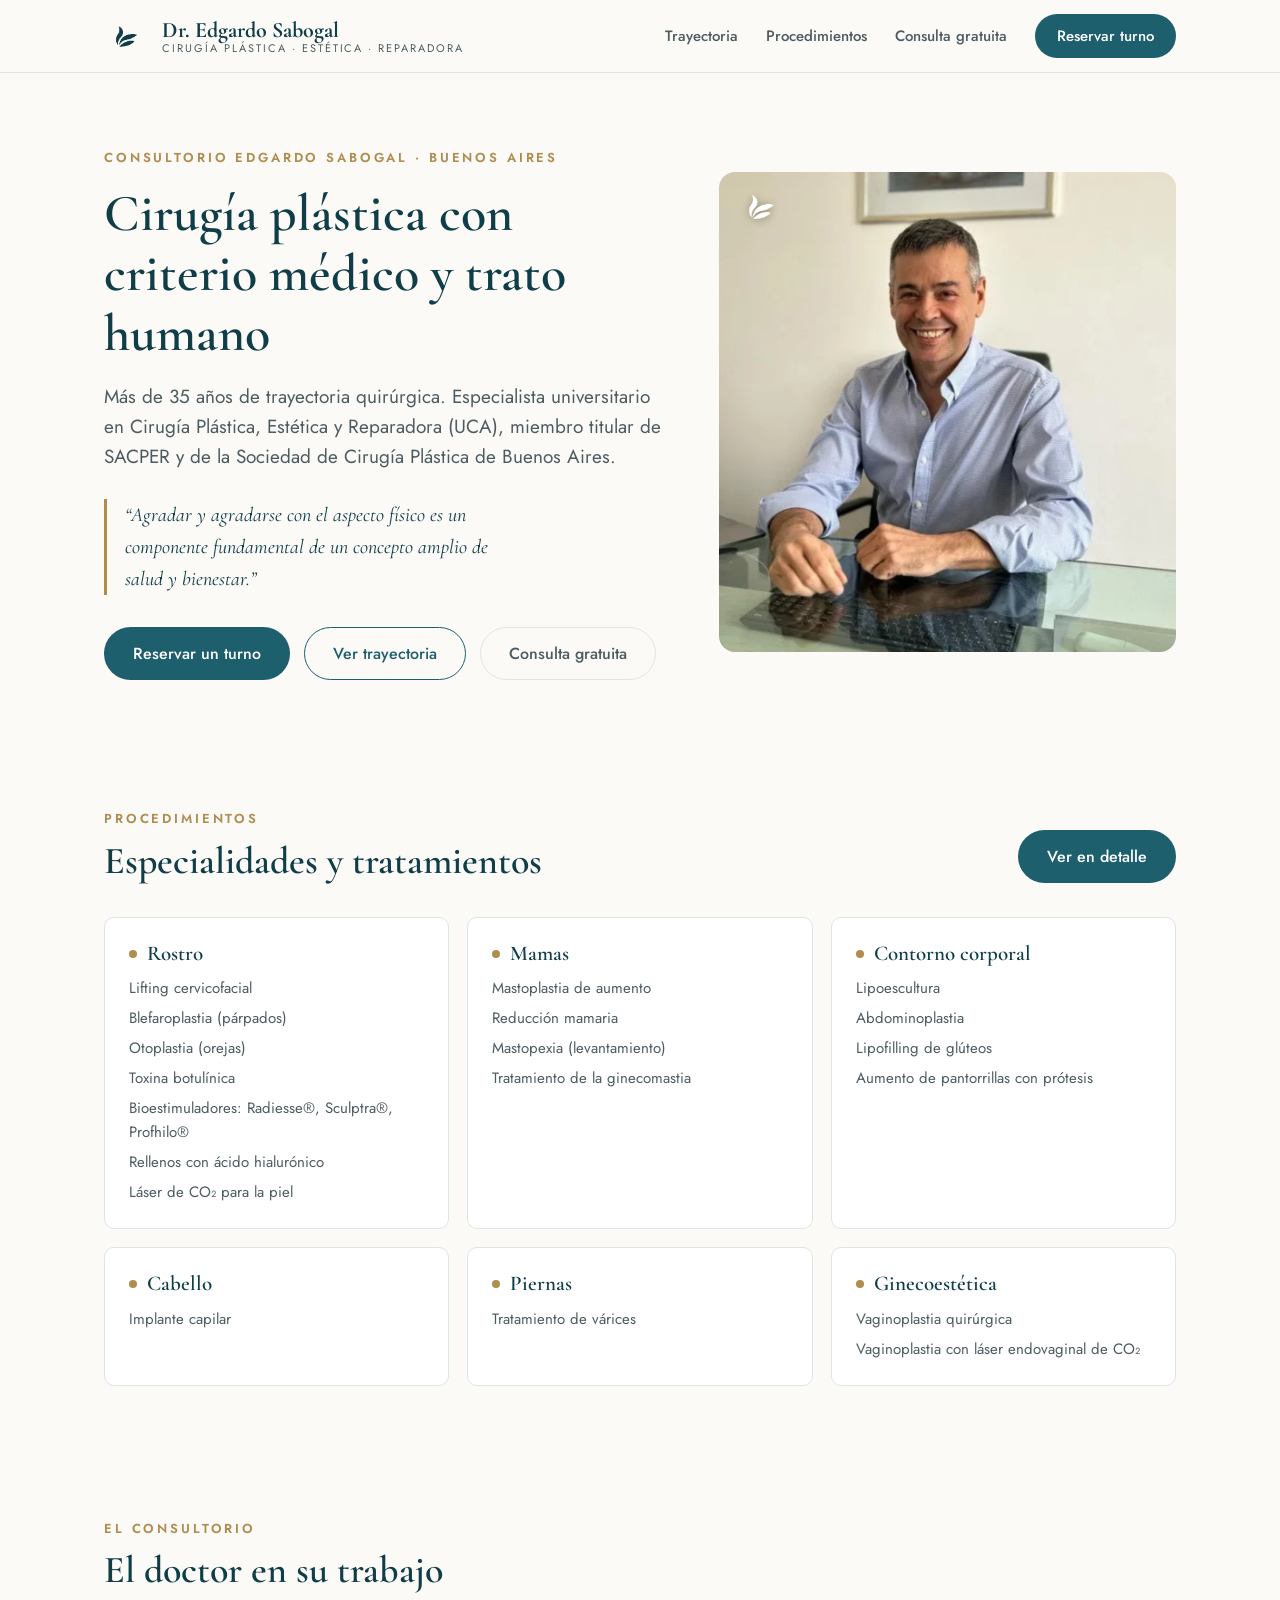
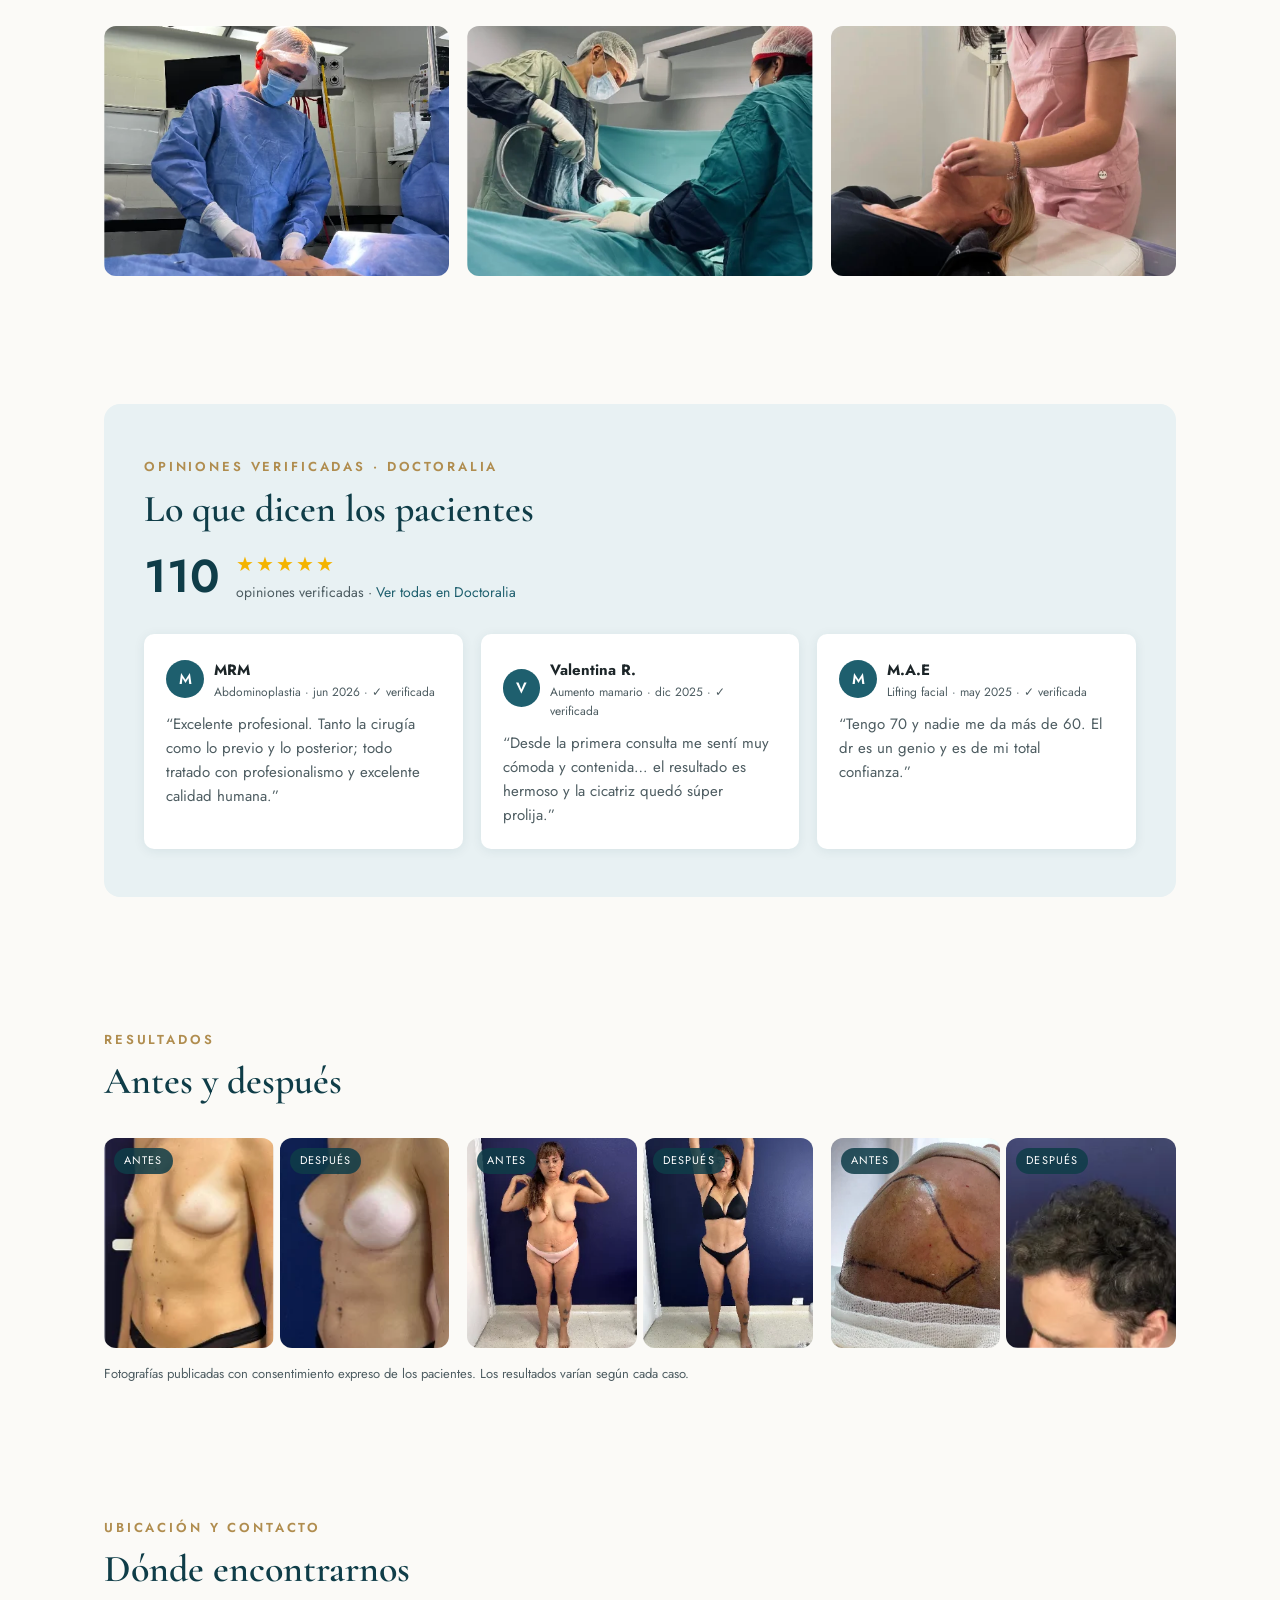
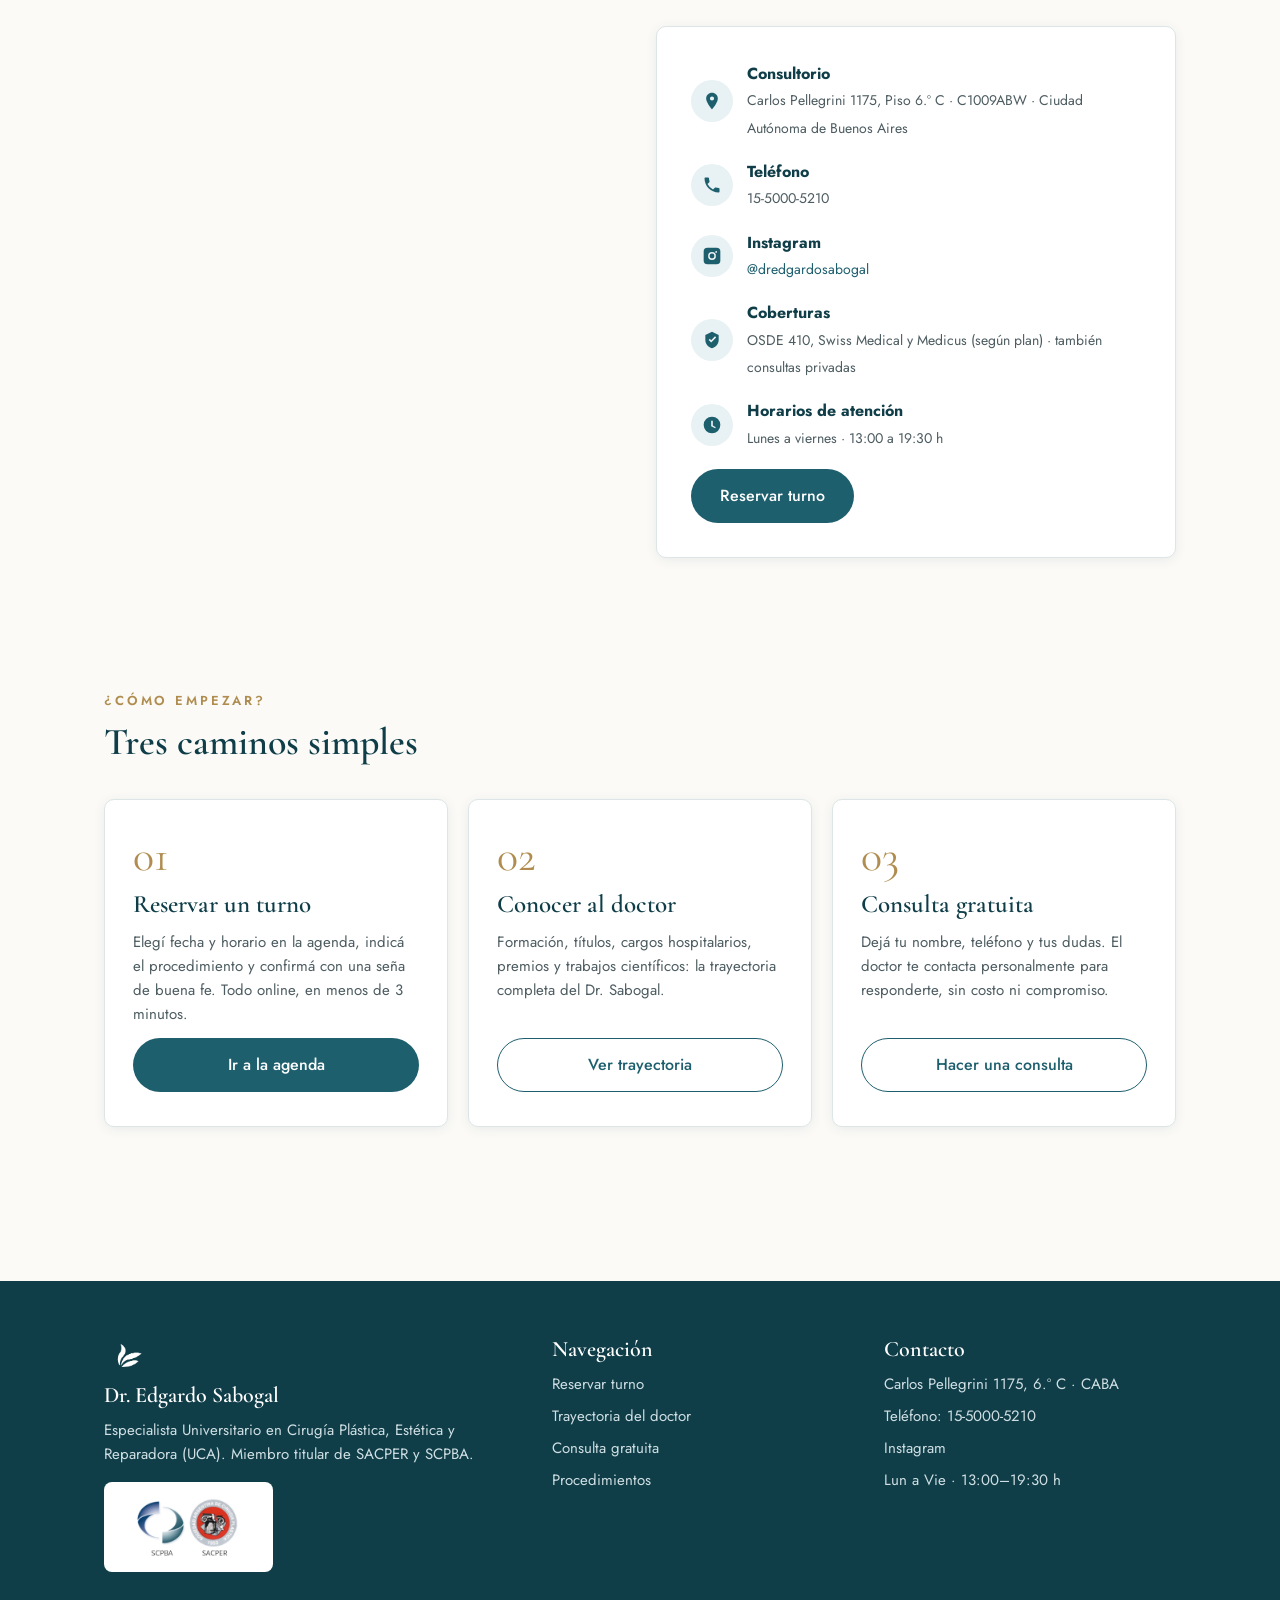
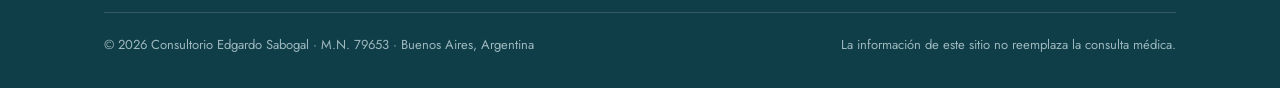
<file: index.html>
<!DOCTYPE html>
<html lang="es">
<head>
<meta charset="UTF-8">
<meta name="viewport" content="width=device-width, initial-scale=1.0">
<title>Dr. Edgardo Sabogal — Cirugía Plástica, Estética y Reparadora</title>
<link rel="stylesheet" href="estilo.css">
<script src="image-slot.js"></script>
<style>
.hero{padding:70px 0 60px}
.hero .wrap{display:grid;grid-template-columns:minmax(0,1.1fr) minmax(0,.9fr);gap:56px;align-items:center}
.hero h1{font-size:52px;margin:14px 0 18px}
.hero p.lead{font-size:19px;color:var(--ink-soft);max-width:52ch}
.hero-quote{margin-top:26px;padding-left:18px;border-left:3px solid var(--gold);font-family:'Cormorant Garamond',serif;font-style:italic;font-size:20px;color:var(--teal-dark);max-width:46ch}
.hero-actions{display:flex;flex-wrap:wrap;gap:14px;margin-top:32px}
.hero-photo{position:relative}
.hero-photo{min-width:0}.hero-photo .main{width:100%;height:480px}
.hero-photo .mark{position:absolute;top:16px;left:16px;width:54px;height:38px;object-fit:contain;z-index:2;filter:drop-shadow(0 1px 4px rgba(0,0,0,.35));pointer-events:none}
.hero-photo .badge{position:absolute;left:-18px;bottom:26px;background:#fff;border:1px solid var(--line);border-radius:10px;box-shadow:var(--shadow-lg);padding:12px 18px;display:flex;align-items:center;gap:10px}
.hero-photo .badge b{font-size:15px;color:var(--teal-dark)}
.hero-photo .badge span{font-size:13px;color:var(--ink-soft)}
.section{padding:64px 0}
.section-head{display:flex;align-items:end;justify-content:space-between;gap:24px;margin-bottom:34px;flex-wrap:wrap}
.section-head h2{font-size:38px;margin-top:8px}
.gallery{display:grid;grid-template-columns:repeat(3,minmax(0,1fr));gap:18px}
.gallery figure{margin:0}
.gallery .ph{height:250px;min-width:0;width:100%}
.gallery figcaption{font-size:14px;color:var(--ink-soft);margin-top:8px}
.reviews{background:var(--teal-soft);border-radius:16px;padding:48px 40px}
.g-score{display:flex;align-items:center;gap:16px;margin-bottom:30px;flex-wrap:wrap}
.g-score .num{font-size:46px;font-family:'Jost',sans-serif;font-weight:600;color:var(--teal-dark);line-height:1}
.stars{color:#f4b400;font-size:20px;letter-spacing:2px}
.g-score .meta{font-size:14px;color:var(--ink-soft)}
.review-grid{display:grid;grid-template-columns:repeat(3,1fr);gap:18px}
.review{background:#fff;border-radius:10px;padding:22px;box-shadow:var(--shadow);display:flex;flex-direction:column;gap:10px}
.review .who{display:flex;align-items:center;gap:10px}
.review .avatar{width:38px;height:38px;border-radius:50%;background:var(--teal);color:#fff;display:flex;align-items:center;justify-content:center;font-weight:600;font-size:15px}
.review .who b{font-size:15px}
.review .who span{display:block;font-size:12px;color:var(--ink-soft)}
.review p{font-size:15px;color:var(--ink-soft)}
.paths{display:grid;grid-template-columns:repeat(3,1fr);gap:20px}
.path{padding:34px 28px;display:flex;flex-direction:column;gap:12px;transition:transform .18s,box-shadow .18s;position:relative}
.path:hover{transform:translateY(-4px);box-shadow:var(--shadow-lg)}
.path .num{font-family:'Cormorant Garamond',serif;font-size:44px;color:var(--gold);line-height:1}
.path h3{font-size:25px}
.path p{font-size:15px;color:var(--ink-soft);flex:1}
.proc-grid{display:grid;grid-template-columns:repeat(3,1fr);gap:18px}
.proc{background:#fff;border:1px solid var(--line);border-radius:10px;padding:24px}
.proc h3{font-size:21px;margin-bottom:10px;display:flex;align-items:center;gap:10px}
.proc h3::before{content:"";width:8px;height:8px;border-radius:50%;background:var(--gold);flex:none}
.proc ul{list-style:none;display:grid;gap:6px}
.proc li{font-size:15px;color:var(--ink-soft)}
.ba-grid{display:grid;grid-template-columns:repeat(3,minmax(0,1fr));gap:18px}
.ba{display:grid;grid-template-columns:repeat(2,minmax(0,1fr));gap:6px;position:relative}
.ba .tag{position:absolute;top:10px;left:10px;background:rgba(15,61,72,.85);color:#fff;font-size:11px;letter-spacing:.1em;text-transform:uppercase;padding:4px 10px;border-radius:999px;z-index:2;pointer-events:none}
.ba .tag.after{left:calc(50% + 13px)}
.ba image-slot{height:210px;min-width:0}
.ba-note{font-size:13px;color:var(--ink-soft);margin-top:16px}
.map-grid{display:grid;grid-template-columns:1fr 1fr;gap:32px;align-items:stretch}
.map-grid iframe{width:100%;height:100%;min-height:340px;border:0;border-radius:12px;filter:saturate(.85)}
.contact-card{padding:34px;display:flex;flex-direction:column;gap:18px;justify-content:center}
.contact-line{display:flex;align-items:center;gap:14px}
.contact-line .ico{width:42px;height:42px;border-radius:50%;background:var(--teal-soft);color:var(--teal);display:flex;align-items:center;justify-content:center;flex:none}
.contact-line b{display:block;font-size:16px;color:var(--teal-dark)}
.contact-line span{font-size:14px;color:var(--ink-soft)}
@media (max-width:900px){.hero .wrap{grid-template-columns:1fr}.hero-photo .main{height:380px}.gallery,.review-grid,.paths,.proc-grid,.ba-grid{grid-template-columns:1fr}.map-grid{grid-template-columns:1fr}.hero h1{font-size:38px}}
</style>
</head>
<body>
<header class="site-header">
<div class="wrap">
<a href="index.html" class="brand"><img src="logo-teal.png" alt="" class="brand-logo"><span class="name">Dr. Edgardo Sabogal</span><span class="sub">Cirugía Plástica · Estética · Reparadora</span></a>
<nav class="nav">
<a href="perfil.html">Trayectoria</a>
<a href="procedimientos.html">Procedimientos</a>
<a href="consulta.html">Consulta gratuita</a>
<a href="reserva.html" class="cta">Reservar turno</a>
</nav>
</div>
</header>
<section class="hero">
<div class="wrap">
<div class="reveal">
<span class="eyebrow">Consultorio Edgardo Sabogal · Buenos Aires</span>
<h1>Cirugía plástica con criterio médico y trato humano</h1>
<p class="lead">Más de 35 años de trayectoria quirúrgica. Especialista universitario en Cirugía Plástica, Estética y Reparadora (UCA), miembro titular de SACPER y de la Sociedad de Cirugía Plástica de Buenos Aires.</p>
<p class="hero-quote">“Agradar y agradarse con el aspecto físico es un componente fundamental de un concepto amplio de salud y bienestar.”</p>
<div class="hero-actions">
<a href="reserva.html" class="btn btn-primary">Reservar un turno</a>
<a href="perfil.html" class="btn btn-outline">Ver trayectoria</a>
<a href="consulta.html" class="btn btn-ghost">Consulta gratuita</a>
</div>
</div>
<div class="hero-photo reveal" style="animation-delay:.15s">
<img src="logo-white.png" alt="" class="mark"><image-slot id="hero-doctor" class="main" shape="rounded" radius="16" placeholder="Foto del Dr. Sabogal" src="https://s3.sa-east-1.amazonaws.com/doctoraliar.com/doctor/dd1665/dd166515965119e45e892b4a2f54e267_large.jpg"></image-slot>
</div>
</div>
</section>
<section class="section" id="procedimientos">
<div class="wrap">
<div class="section-head"><div><span class="eyebrow">Procedimientos</span><h2>Especialidades y tratamientos</h2></div><a href="procedimientos.html" class="btn btn-primary">Ver en detalle</a></div>
<div class="proc-grid">
<div class="proc"><h3>Rostro</h3><ul><li>Lifting cervicofacial</li><li>Blefaroplastia (párpados)</li><li>Otoplastia (orejas)</li><li>Toxina botulínica</li><li>Bioestimuladores: Radiesse®, Sculptra®, Profhilo®</li><li>Rellenos con ácido hialurónico</li><li>Láser de CO₂ para la piel</li></ul></div>
<div class="proc"><h3>Mamas</h3><ul><li>Mastoplastia de aumento</li><li>Reducción mamaria</li><li>Mastopexia (levantamiento)</li><li>Tratamiento de la ginecomastia</li></ul></div>
<div class="proc"><h3>Contorno corporal</h3><ul><li>Lipoescultura</li><li>Abdominoplastia</li><li>Lipofilling de glúteos</li><li>Aumento de pantorrillas con prótesis</li></ul></div>
<div class="proc"><h3>Cabello</h3><ul><li>Implante capilar</li></ul></div>
<div class="proc"><h3>Piernas</h3><ul><li>Tratamiento de várices</li></ul></div>
<div class="proc"><h3>Ginecoestética</h3><ul><li>Vaginoplastia quirúrgica</li><li>Vaginoplastia con láser endovaginal de CO₂</li></ul></div>
</div>
</div>
</section>
<section class="section" id="galeria">
<div class="wrap">
<div class="section-head"><div><span class="eyebrow">El consultorio</span><h2>El doctor en su trabajo</h2></div></div>
<div class="gallery">
<image-slot id="g1" class="ph" shape="rounded" placeholder="Foto en quirófano"></image-slot>
<image-slot id="g2" class="ph" shape="rounded" placeholder="Foto en consultorio"></image-slot>
<image-slot id="g3" class="ph" shape="rounded" placeholder="Foto del equipo / congreso"></image-slot>
</div>
</div>
</section>
<section class="section">
<div class="wrap">
<div class="reviews">
<div class="section-head" style="margin-bottom:18px"><div><span class="eyebrow">Opiniones verificadas · Doctoralia</span><h2>Lo que dicen los pacientes</h2></div></div>
<div class="g-score"><span class="num">110</span><div><div class="stars">★★★★★</div><div class="meta">opiniones verificadas · <a href="https://www.doctoraliar.com/perfil/edgardo-paulo-sabogal-alessio" target="_blank" rel="noopener">Ver todas en Doctoralia</a></div></div></div>
<div class="review-grid">
<div class="review"><div class="who"><div class="avatar">M</div><div><b>MRM</b><span>Abdominoplastia · jun 2026 · ✓ verificada</span></div></div><p>“Excelente profesional. Tanto la cirugía como lo previo y lo posterior; todo tratado con profesionalismo y excelente calidad humana.”</p></div>
<div class="review"><div class="who"><div class="avatar">V</div><div><b>Valentina R.</b><span>Aumento mamario · dic 2025 · ✓ verificada</span></div></div><p>“Desde la primera consulta me sentí muy cómoda y contenida… el resultado es hermoso y la cicatriz quedó súper prolija.”</p></div>
<div class="review"><div class="who"><div class="avatar">M</div><div><b>M.A.E</b><span>Lifting facial · may 2025 · ✓ verificada</span></div></div><p>“Tengo 70 y nadie me da más de 60. El dr es un genio y es de mi total confianza.”</p></div>
</div>
</div>
</div>
</section>
<section class="section" id="antes-despues">
<div class="wrap">
<div class="section-head"><div><span class="eyebrow">Resultados</span><h2>Antes y después</h2></div></div>
<div class="ba-grid">
<div class="ba"><span class="tag">Antes</span><span class="tag after">Después</span><image-slot id="ba1a" shape="rounded" placeholder="Antes"></image-slot><image-slot id="ba1b" shape="rounded" placeholder="Después"></image-slot></div>
<div class="ba"><span class="tag">Antes</span><span class="tag after">Después</span><image-slot id="ba2a" shape="rounded" placeholder="Antes"></image-slot><image-slot id="ba2b" shape="rounded" placeholder="Después"></image-slot></div>
<div class="ba"><span class="tag">Antes</span><span class="tag after">Después</span><image-slot id="ba3a" shape="rounded" placeholder="Antes"></image-slot><image-slot id="ba3b" shape="rounded" placeholder="Después"></image-slot></div>
</div>
<p class="ba-note">Fotografías publicadas con consentimiento expreso de los pacientes. Los resultados varían según cada caso.</p>
</div>
</section>
<section class="section" id="ubicacion">
<div class="wrap">
<div class="section-head"><div><span class="eyebrow">Ubicación y contacto</span><h2>Dónde encontrarnos</h2></div></div>
<div class="map-grid">
<iframe src="https://www.openstreetmap.org/export/embed.html?bbox=-58.3900%2C-34.6010%2C-58.3760%2C-34.5900&layer=mapnik&marker=-34.5953%2C-58.3830" title="Mapa del consultorio" loading="lazy"></iframe>
<div class="contact-card card">
<div class="contact-line"><span class="ico"><svg width="20" height="20" viewBox="0 0 24 24" fill="currentColor"><path d="M12 2C8.1 2 5 5.1 5 9c0 5.2 7 13 7 13s7-7.8 7-13c0-3.9-3.1-7-7-7zm0 9.5A2.5 2.5 0 1 1 12 6.5a2.5 2.5 0 0 1 0 5z"></path></svg></span><div><b>Consultorio</b><span>Carlos Pellegrini 1175, Piso 6.º C · C1009ABW · Ciudad Autónoma de Buenos Aires</span></div></div>
<div class="contact-line"><span class="ico"><svg width="20" height="20" viewBox="0 0 24 24" fill="currentColor"><path d="M6.6 10.8a15.5 15.5 0 0 0 6.6 6.6l2.2-2.2c.3-.3.7-.4 1-.2 1.2.4 2.4.6 3.6.6.6 0 1 .4 1 1V20c0 .6-.4 1-1 1C10.6 21 3 13.4 3 4c0-.6.4-1 1-1h3.4c.6 0 1 .4 1 1 0 1.3.2 2.5.6 3.6.1.4 0 .8-.2 1l-2.2 2.2z"></path></svg></span><div><b>Teléfono</b><span>15-5000-5210</span></div></div>
<div class="contact-line"><span class="ico"><svg width="20" height="20" viewBox="0 0 24 24" fill="currentColor"><path d="M17.5 2h-11A4.5 4.5 0 0 0 2 6.5v11A4.5 4.5 0 0 0 6.5 22h11a4.5 4.5 0 0 0 4.5-4.5v-11A4.5 4.5 0 0 0 17.5 2zM12 7.3a4.7 4.7 0 1 1 0 9.4 4.7 4.7 0 0 1 0-9.4zm0 1.8a2.9 2.9 0 1 0 0 5.8 2.9 2.9 0 0 0 0-5.8zm5-3.1a1.1 1.1 0 1 1 0 2.2 1.1 1.1 0 0 1 0-2.2z"></path></svg></span><div><b>Instagram</b><span><a href="https://www.instagram.com/dredgardosabogal" target="_blank" rel="noopener">@dredgardosabogal</a></span></div></div>
<div class="contact-line"><span class="ico"><svg width="20" height="20" viewBox="0 0 24 24" fill="currentColor"><path d="M12 2 4 6v6c0 5 3.4 8.4 8 10 4.6-1.6 8-5 8-10V6l-8-4zm-1 13-3-3 1.4-1.4L11 12.2l4.6-4.6L17 9l-6 6z"></path></svg></span><div><b>Coberturas</b><span>OSDE 410, Swiss Medical y Medicus (según plan) · también consultas privadas</span></div></div>
<div class="contact-line"><span class="ico"><svg width="20" height="20" viewBox="0 0 24 24" fill="currentColor"><path d="M12 2a10 10 0 1 0 10 10A10 10 0 0 0 12 2zm1 10.6 3.5 2-.7 1.3L11 13.5V7h2z"></path></svg></span><div><b>Horarios de atención</b><span>Lunes a viernes · 13:00 a 19:30 h</span></div></div>
<a href="reserva.html" class="btn btn-primary" style="align-self:start">Reservar turno</a>
</div>
</div>
</div>
</section>
<section class="section" id="opciones">
<div class="wrap">
<div class="section-head"><div><span class="eyebrow">¿Cómo empezar?</span><h2>Tres caminos simples</h2></div></div>
<div class="paths">
<a class="path card" href="reserva.html"><span class="num">01</span><h3>Reservar un turno</h3><p>Elegí fecha y horario en la agenda, indicá el procedimiento y confirmá con una seña de buena fe. Todo online, en menos de 3 minutos.</p><span class="btn btn-primary">Ir a la agenda</span></a>
<a class="path card" href="perfil.html"><span class="num">02</span><h3>Conocer al doctor</h3><p>Formación, títulos, cargos hospitalarios, premios y trabajos científicos: la trayectoria completa del Dr. Sabogal.</p><span class="btn btn-outline">Ver trayectoria</span></a>
<a class="path card" href="consulta.html"><span class="num">03</span><h3>Consulta gratuita</h3><p>Dejá tu nombre, teléfono y tus dudas. El doctor te contacta personalmente para responderte, sin costo ni compromiso.</p><span class="btn btn-outline">Hacer una consulta</span></a>
</div>
</div>
</section>
<footer class="site-footer">
<div class="wrap">
<div class="foot-grid">
<div><img src="logo-white.png" alt="" class="foot-logo"><h3>Dr. Edgardo Sabogal</h3><p>Especialista Universitario en Cirugía Plástica, Estética y Reparadora (UCA). Miembro titular de SACPER y SCPBA.</p><div class="logos-strip" style="margin-top:16px"><img src="logos-scpba-sacper.png" alt="SCPBA y SACPER"></div></div>
<div><h3>Navegación</h3><ul><li><a href="reserva.html">Reservar turno</a></li><li><a href="perfil.html">Trayectoria del doctor</a></li><li><a href="consulta.html">Consulta gratuita</a></li><li><a href="procedimientos.html">Procedimientos</a></li></ul></div>
<div><h3>Contacto</h3><ul><li>Carlos Pellegrini 1175, 6.º C · CABA</li><li>Teléfono: 15-5000-5210</li><li><a href="https://www.instagram.com/dredgardosabogal" target="_blank" rel="noopener">Instagram</a></li><li>Lun a Vie · 13:00–19:30 h</li></ul></div>
</div>
<div class="foot-note"><span>© 2026 Consultorio Edgardo Sabogal · M.N. 79653 · Buenos Aires, Argentina</span><span>La información de este sitio no reemplaza la consulta médica.</span></div>
</div>
</footer>
</body>
</html>
</file>
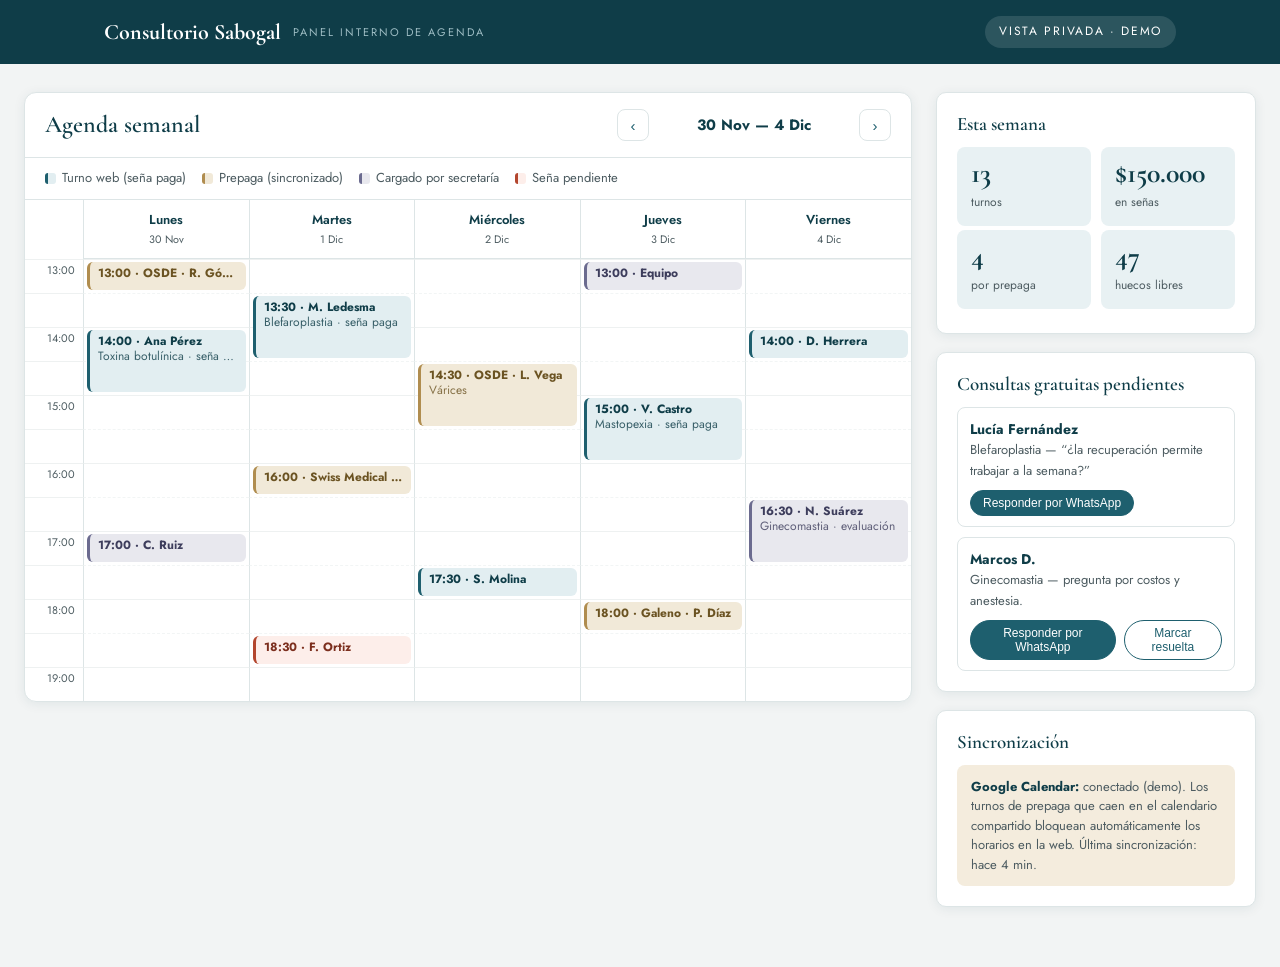
<file: agenda.html>
<!DOCTYPE html>
<html lang="es">
<head>
<meta charset="UTF-8">
<meta name="viewport" content="width=device-width, initial-scale=1.0">
<title>Panel de agenda — Consultorio Sabogal</title>
<link rel="stylesheet" href="estilo.css">
<style>
body{background:#f2f4f4}
.admin-bar{background:var(--teal-dark);color:#fff}
.admin-bar .wrap{display:flex;align-items:center;justify-content:space-between;height:64px;gap:20px}
.admin-bar .brand .name{color:#fff}
.admin-bar .brand .sub{color:#9dbcc3}
.admin-bar .tag{font-size:12px;letter-spacing:.14em;text-transform:uppercase;background:rgba(255,255,255,.12);padding:6px 14px;border-radius:999px}
.admin-wrap{max-width:1280px;margin:0 auto;padding:28px 24px 60px;display:grid;grid-template-columns:minmax(0,1fr) 320px;gap:24px;align-items:start}
.agenda-card{background:#fff;border:1px solid var(--line);border-radius:12px;box-shadow:var(--shadow);overflow:hidden}
.agenda-head{display:flex;align-items:center;justify-content:space-between;gap:16px;padding:16px 20px;border-bottom:1px solid var(--line);flex-wrap:wrap}
.agenda-head h1{font-size:24px}
.agenda-head .week-nav{display:flex;align-items:center;gap:10px}
.agenda-head .week-nav b{font-size:15px;color:var(--teal-dark);min-width:190px;text-align:center;text-transform:capitalize}
.agenda-head button{background:none;border:1px solid var(--line);border-radius:8px;width:32px;height:32px;cursor:pointer;font-size:15px;color:var(--teal)}
.agenda-head button:hover{background:var(--teal-soft)}
.legend{display:flex;gap:16px;flex-wrap:wrap;padding:10px 20px;border-bottom:1px solid var(--line);font-size:13px;color:var(--ink-soft)}
.legend span{display:flex;align-items:center;gap:6px}
.legend i{width:11px;height:11px;border-radius:3px;display:inline-block}
.grid{display:grid;grid-template-columns:58px repeat(5,minmax(0,1fr))}
.grid .col-h{padding:10px 6px;text-align:center;font-size:13px;font-weight:600;color:var(--teal-dark);border-bottom:1px solid var(--line);border-left:1px solid var(--line);text-transform:capitalize}
.grid .col-h small{display:block;font-weight:400;color:var(--ink-soft)}
.grid .time{font-size:11px;color:var(--ink-soft);text-align:right;padding:2px 8px 0 0;border-top:1px solid #eef1f1;height:34px;box-sizing:border-box}
.grid .cell{border-top:1px solid #eef1f1;border-left:1px solid var(--line);height:34px;position:relative}
.grid .cell.half{border-top-style:dashed;border-top-color:#f2f5f5}
.appt{position:absolute;left:3px;right:3px;border-radius:6px;padding:4px 8px;font-size:12px;line-height:1.25;overflow:hidden;cursor:pointer;z-index:2;border-left:3px solid}
.appt b{display:block;font-size:12px;white-space:nowrap;text-overflow:ellipsis;overflow:hidden}
.appt span{opacity:.8;white-space:nowrap;text-overflow:ellipsis;overflow:hidden;display:block}
.appt.web{background:#e2eef1;border-color:var(--teal);color:var(--teal-dark)}
.appt.prepaga{background:#f1e9d8;border-color:var(--gold);color:#6b5322}
.appt.manual{background:#e8e8ee;border-color:#6b6b8f;color:#3d3d5c}
.appt.pend{background:#fdeeea;border-color:var(--err);color:#7c2f1e}
.side{display:grid;gap:18px}
.side .card{padding:20px}
.side h2{font-size:19px;margin-bottom:12px}
.stat-row{display:grid;grid-template-columns:1fr 1fr;gap:10px;margin-bottom:4px}
.stat{background:var(--teal-soft);border-radius:8px;padding:12px 14px}
.stat b{font-family:'Cormorant Garamond',serif;font-size:28px;color:var(--teal-dark);display:block;line-height:1}
.stat span{font-size:12px;color:var(--ink-soft)}
.pend-list{display:grid;gap:10px}
.pend-item{border:1px solid var(--line);border-radius:8px;padding:10px 12px;font-size:13px}
.pend-item b{display:block;font-size:14px;color:var(--teal-dark)}
.pend-item span{color:var(--ink-soft)}
.pend-item .row{display:flex;gap:8px;margin-top:8px}
.pend-item .mini{font-size:12px;padding:5px 12px;border-radius:999px;border:1px solid var(--teal);color:var(--teal);background:none;cursor:pointer}
.pend-item .mini.pri{background:var(--teal);color:#fff}
.pend-item .mini:hover{opacity:.85}
.sync-note{font-size:13px;color:var(--ink-soft);background:var(--gold-soft);border-radius:8px;padding:12px 14px;line-height:1.5}
.sync-note b{color:var(--teal-dark)}
@media (max-width:1000px){.admin-wrap{grid-template-columns:1fr}}
</style>
</head>
<body>
<header class="admin-bar">
<div class="wrap">
<a href="index.html" class="brand"><span class="name">Consultorio Sabogal</span><span class="sub">Panel interno de agenda</span></a>
<span class="tag">Vista privada · demo</span>
</div>
</header>
<div class="admin-wrap">
<div class="agenda-card">
<div class="agenda-head">
<h1>Agenda semanal</h1>
<div class="week-nav"><button id="wPrev">‹</button><b id="wTitle"></b><button id="wNext">›</button></div>
</div>
<div class="legend">
<span><i style="background:#e2eef1;border-left:3px solid var(--teal)"></i>Turno web (seña paga)</span>
<span><i style="background:#f1e9d8;border-left:3px solid var(--gold)"></i>Prepaga (sincronizado)</span>
<span><i style="background:#e8e8ee;border-left:3px solid #6b6b8f"></i>Cargado por secretaría</span>
<span><i style="background:#fdeeea;border-left:3px solid var(--err)"></i>Seña pendiente</span>
</div>
<div class="grid" id="grid"></div>
</div>
<aside class="side">
<div class="card">
<h2>Esta semana</h2>
<div class="stat-row"><div class="stat"><b id="stTurnos">0</b><span>turnos</span></div><div class="stat"><b id="stSenas">$0</b><span>en señas</span></div></div>
<div class="stat-row"><div class="stat"><b id="stPrepaga">0</b><span>por prepaga</span></div><div class="stat"><b id="stLibres">0</b><span>huecos libres</span></div></div>
</div>
<div class="card">
<h2>Consultas gratuitas pendientes</h2>
<div class="pend-list">
<div class="pend-item"><b>Lucía Fernández</b><span>Blefaroplastia — “¿la recuperación permite trabajar a la semana?”</span><div class="row"><button class="mini pri">Responder por WhatsApp</button></div></div>
<div class="pend-item"><b>Marcos D.</b><span>Ginecomastia — pregunta por costos y anestesia.</span><div class="row"><button class="mini pri">Responder por WhatsApp</button><button class="mini">Marcar resuelta</button></div></div>
</div>
</div>
<div class="card">
<h2>Sincronización</h2>
<p class="sync-note"><b>Google Calendar:</b> conectado (demo). Los turnos de prepaga que caen en el calendario compartido bloquean automáticamente los horarios en la web. Última sincronización: hace 4 min.</p>
</div>
</aside>
</div>
<script src="agenda.js"></script>
</body>
</html>
</file>
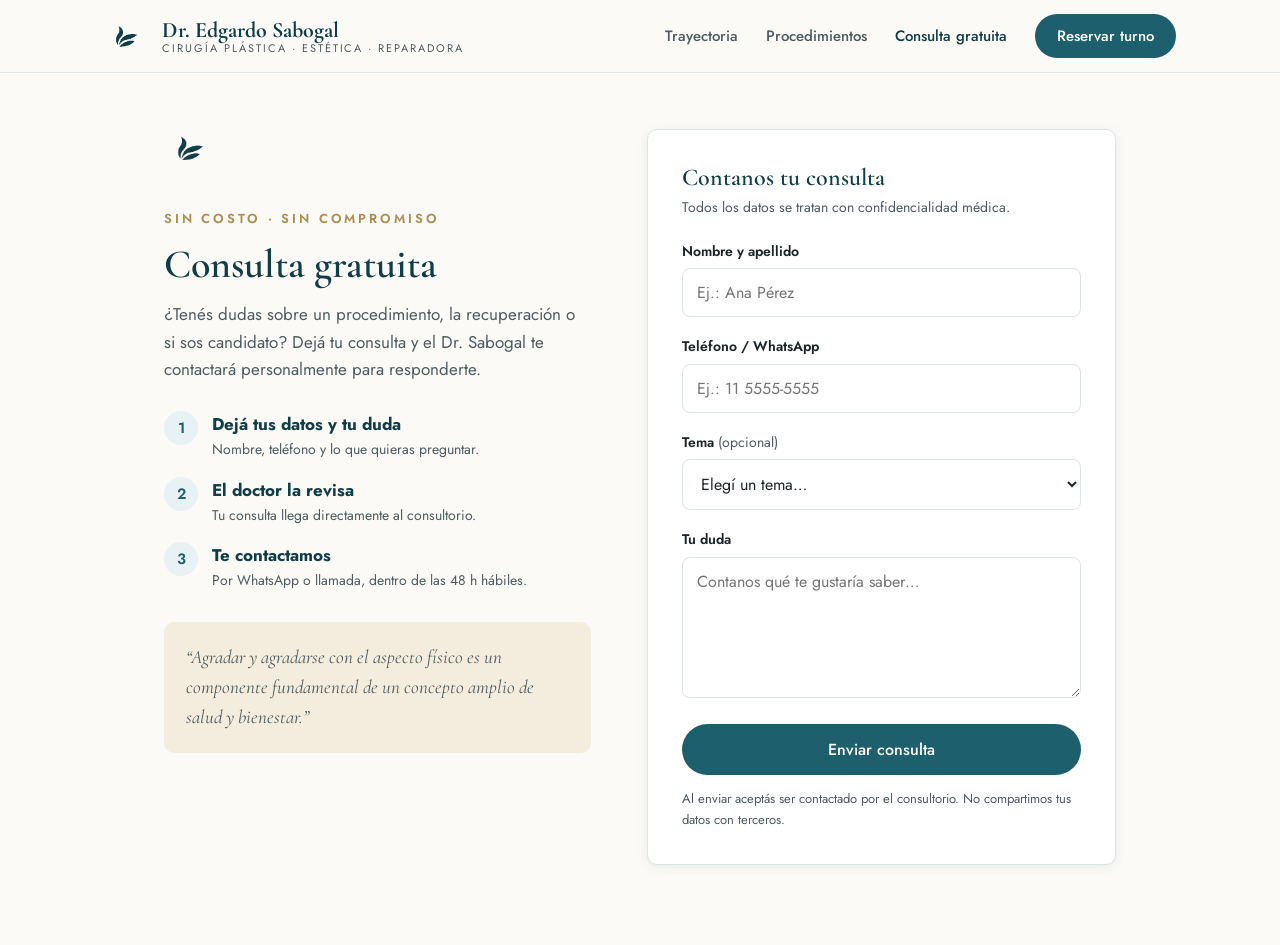
<file: consulta.html>
<!DOCTYPE html>
<html lang="es">
<head>
<meta charset="UTF-8">
<meta name="viewport" content="width=device-width, initial-scale=1.0">
<title>Consulta gratuita — Dr. Edgardo Sabogal</title>
<link rel="stylesheet" href="estilo.css">
<style>
.consult-wrap{max-width:1000px;margin:0 auto;padding:56px 24px 80px;display:grid;grid-template-columns:1fr 1.1fr;gap:56px;align-items:start}
.consult-info h1{font-size:40px;margin:10px 0 14px}
.consult-info p{color:var(--ink-soft)}
.how{margin-top:28px;display:grid;gap:16px}
.how-item{display:flex;gap:14px;align-items:start}
.how-item .n{width:34px;height:34px;border-radius:50%;background:var(--teal-soft);color:var(--teal);font-weight:600;display:flex;align-items:center;justify-content:center;flex:none;font-size:15px}
.how-item b{color:var(--teal-dark)}
.how-item span{display:block;font-size:14px;color:var(--ink-soft)}
.consult-quote{margin-top:30px;padding:20px 22px;background:var(--gold-soft);border-radius:10px;font-family:'Cormorant Garamond',serif;font-style:italic;font-size:19px;color:var(--teal-dark)}
.consult-form{padding:34px}
.consult-form h2{font-size:24px;margin-bottom:4px}
.consult-form .sub{font-size:14px;color:var(--ink-soft);margin-bottom:22px}
.priv{font-size:13px;color:var(--ink-soft);margin-top:14px}
.success{text-align:center;padding:40px 20px;display:none}
.success .check{width:70px;height:70px;border-radius:50%;background:var(--ok);color:#fff;font-size:34px;display:flex;align-items:center;justify-content:center;margin:0 auto 20px}
.success h2{font-size:28px;margin-bottom:8px}
.success p{color:var(--ink-soft);margin-bottom:20px}
@media (max-width:860px){.consult-wrap{grid-template-columns:1fr}}
</style>
</head>
<body>
<header class="site-header">
<div class="wrap">
<a href="index.html" class="brand"><img src="logo-teal.png" alt="" class="brand-logo"><span class="name">Dr. Edgardo Sabogal</span><span class="sub">Cirugía Plástica · Estética · Reparadora</span></a>
<nav class="nav">
<a href="perfil.html">Trayectoria</a>
<a href="procedimientos.html">Procedimientos</a>
<a href="consulta.html" class="active">Consulta gratuita</a>
<a href="reserva.html" class="cta">Reservar turno</a>
</nav>
</div>
</header>
<div class="consult-wrap">
<div class="consult-info">
<img src="logo-teal.png" alt="" style="width:54px;height:38px;object-fit:contain;margin-bottom:10px"><br><span class="eyebrow">Sin costo · sin compromiso</span>
<h1>Consulta gratuita</h1>
<p>¿Tenés dudas sobre un procedimiento, la recuperación o si sos candidato? Dejá tu consulta y el Dr. Sabogal te contactará personalmente para responderte.</p>
<div class="how">
<div class="how-item"><span class="n">1</span><div><b>Dejá tus datos y tu duda</b><span>Nombre, teléfono y lo que quieras preguntar.</span></div></div>
<div class="how-item"><span class="n">2</span><div><b>El doctor la revisa</b><span>Tu consulta llega directamente al consultorio.</span></div></div>
<div class="how-item"><span class="n">3</span><div><b>Te contactamos</b><span>Por WhatsApp o llamada, dentro de las 48 h hábiles.</span></div></div>
</div>
<p class="consult-quote">“Agradar y agradarse con el aspecto físico es un componente fundamental de un concepto amplio de salud y bienestar.”</p>
</div>
<div class="consult-form card">
<form id="cform" novalidate>
<h2>Contanos tu consulta</h2>
<p class="sub">Todos los datos se tratan con confidencialidad médica.</p>
<div class="field"><label for="cName">Nombre y apellido</label><input id="cName" type="text" autocomplete="name" placeholder="Ej.: Ana Pérez"><p class="error-msg">Ingresá tu nombre.</p></div>
<div class="field"><label for="cPhone">Teléfono / WhatsApp</label><input id="cPhone" type="tel" autocomplete="tel" placeholder="Ej.: 11 5555-5555"><p class="error-msg">Ingresá un teléfono válido.</p></div>
<div class="field"><label for="cTopic">Tema <span style="font-weight:400;color:var(--ink-soft)">(opcional)</span></label><select id="cTopic"><option value="">Elegí un tema…</option><option>Rostro</option><option>Mamas</option><option>Contorno corporal</option><option>Cabello</option><option>Piernas / várices</option><option>Ginecoestética</option><option>Otro</option></select></div>
<div class="field"><label for="cMsg">Tu duda</label><textarea id="cMsg" rows="5" placeholder="Contanos qué te gustaría saber…"></textarea><p class="error-msg">Contanos brevemente tu duda.</p></div>
<button type="submit" class="btn btn-primary" style="width:100%">Enviar consulta</button>
<p class="priv">Al enviar aceptás ser contactado por el consultorio. No compartimos tus datos con terceros.</p>
</form>
<div class="success" id="csuccess">
<div class="check">✓</div>
<h2>¡Consulta enviada!</h2>
<p>Gracias, <b id="csName"></b>. El Dr. Sabogal o su equipo te contactarán dentro de las próximas 48 h hábiles.</p>
<a href="index.html" class="btn btn-outline">Volver al inicio</a>
</div>
</div>
</div>
<script>
const f=document.getElementById('cform');
f.addEventListener('submit',e=>{
e.preventDefault();
let ok=true;
const check=(id,fn)=>{const el=document.getElementById(id),v=fn(el.value);el.closest('.field').classList.toggle('invalid',!v);if(!v)ok=false};
check('cName',v=>v.trim().length>1);
check('cPhone',v=>v.replace(/\D/g,'').length>=8);
check('cMsg',v=>v.trim().length>4);
if(!ok)return;
document.getElementById('csName').textContent=document.getElementById('cName').value.trim();
f.style.display='none';
document.getElementById('csuccess').style.display='block';
});
</script>
</body>
</html>
</file>
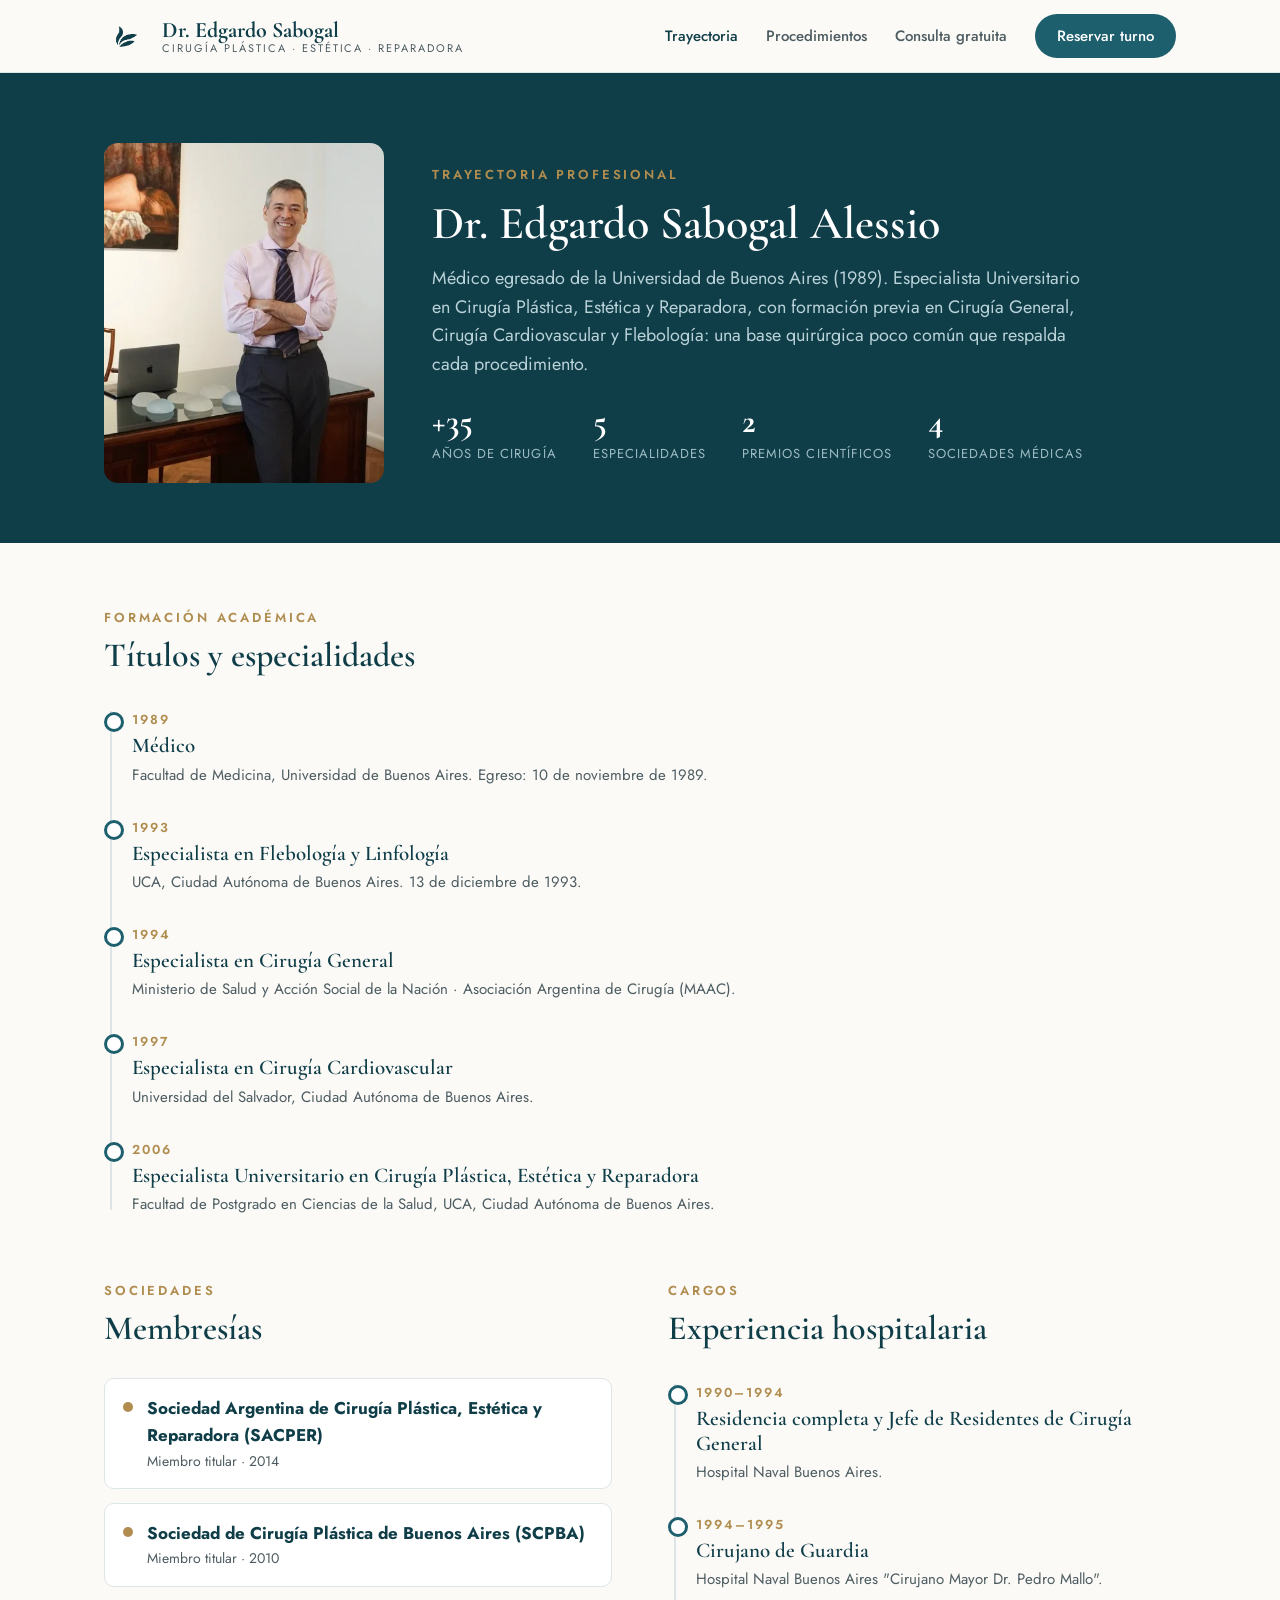
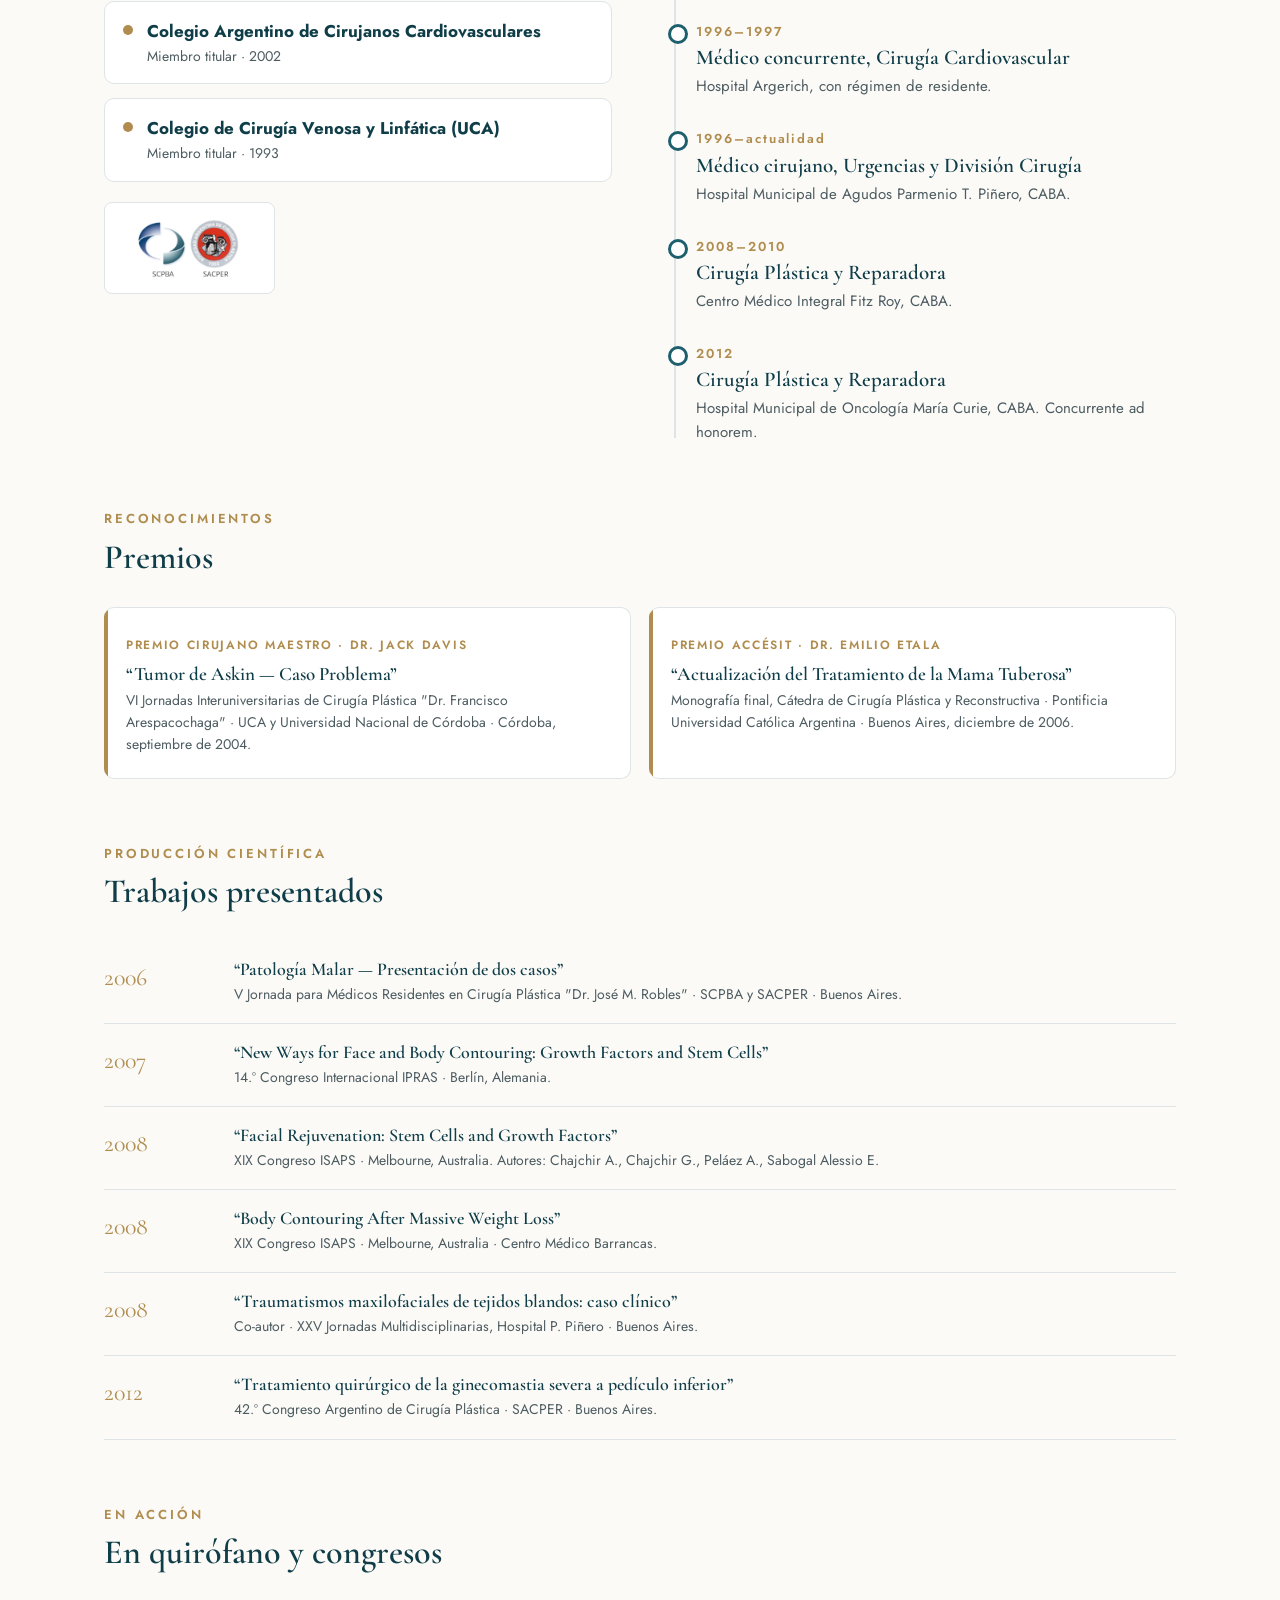
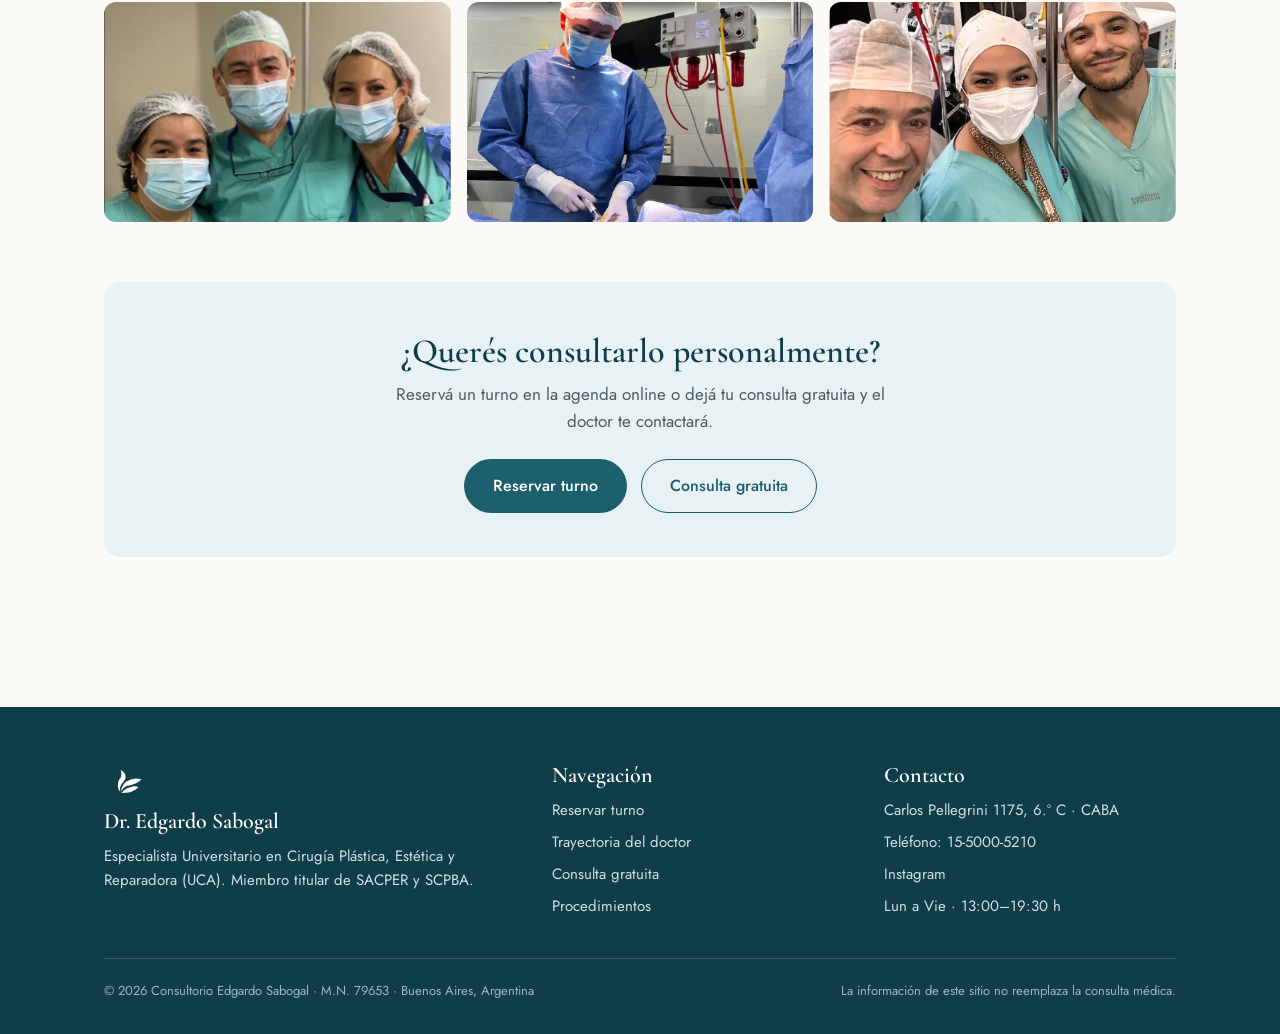
<file: perfil.html>
<!DOCTYPE html>
<html lang="es">
<head>
<meta charset="UTF-8">
<meta name="viewport" content="width=device-width, initial-scale=1.0">
<title>Trayectoria — Dr. Edgardo Sabogal</title>
<link rel="stylesheet" href="estilo.css">
<script src="image-slot.js"></script>
<style>
.profile-hero{background:var(--teal-dark);color:#dceef2;padding:70px 0 60px}
.profile-hero .wrap{display:grid;grid-template-columns:280px minmax(0,1fr);gap:48px;align-items:center}
.profile-hero h1{color:#fff;font-size:46px;margin:10px 0 14px}
.profile-hero p{color:#b8d2d8;font-size:18px;max-width:60ch}
.profile-hero image-slot{width:280px;height:340px}
.ph-stats{display:flex;gap:36px;margin-top:26px;flex-wrap:wrap}
.ph-stats b{font-family:'Cormorant Garamond',serif;font-size:34px;color:#fff;display:block;line-height:1}
.ph-stats span{font-size:13px;letter-spacing:.08em;text-transform:uppercase;color:#9dbcc3}
.section{padding:60px 0}
.section h2{font-size:34px;margin:6px 0 30px}
.timeline{position:relative;padding-left:28px;display:grid;gap:26px}
.timeline::before{content:"";position:absolute;left:6px;top:6px;bottom:6px;width:2px;background:var(--line)}
.t-item{position:relative}
.t-item::before{content:"";position:absolute;left:-28px;top:7px;width:14px;height:14px;border-radius:50%;background:#fff;border:3px solid var(--teal)}
.t-item .year{font-size:13px;letter-spacing:.15em;color:var(--gold);font-weight:600}
.t-item h3{font-size:21px;margin:2px 0 4px}
.t-item p{font-size:15px;color:var(--ink-soft)}
.two-col{display:grid;grid-template-columns:1fr 1fr;gap:56px;align-items:start}
.member-grid{display:grid;gap:14px}
.member{display:flex;gap:14px;align-items:start;background:#fff;border:1px solid var(--line);border-radius:10px;padding:16px 18px}
.member .dot{width:10px;height:10px;border-radius:50%;background:var(--gold);margin-top:7px;flex:none}
.member b{color:var(--teal-dark)}
.member span{display:block;font-size:14px;color:var(--ink-soft)}
.work-gallery{display:grid;grid-template-columns:repeat(3,minmax(0,1fr));gap:16px;margin-top:10px}
.work-gallery image-slot{height:220px;min-width:0;width:100%}
.awards{display:grid;grid-template-columns:1fr 1fr;gap:18px}
.award{background:#fff;border:1px solid var(--line);border-left:none;border-radius:10px;padding:22px;position:relative;overflow:hidden}
.award::before{content:"";position:absolute;left:0;top:0;bottom:0;width:4px;background:var(--gold)}
.award .tag{font-size:12px;letter-spacing:.14em;text-transform:uppercase;color:var(--gold);font-weight:600}
.award h3{font-size:19px;margin:6px 0 4px}
.award p{font-size:14px;color:var(--ink-soft)}
.papers{display:grid;gap:0}
.paper{display:grid;grid-template-columns:110px 1fr;gap:20px;padding:18px 0;border-bottom:1px solid var(--line)}
.paper .yr{font-family:'Cormorant Garamond',serif;font-size:24px;color:var(--gold)}
.paper h3{font-size:18px;margin-bottom:3px}
.paper p{font-size:14px;color:var(--ink-soft)}
.cta-band{background:var(--teal-soft);border-radius:16px;padding:44px;text-align:center}
.cta-band h2{margin-bottom:10px}
.cta-band p{color:var(--ink-soft);max-width:52ch;margin:0 auto 24px}
.cta-band .row{display:flex;gap:14px;justify-content:center;flex-wrap:wrap}
@media (max-width:860px){.profile-hero .wrap,.two-col,.awards{grid-template-columns:1fr}.work-gallery{grid-template-columns:1fr}.profile-hero image-slot{width:100%}}
</style>
</head>
<body>
<header class="site-header">
<div class="wrap">
<a href="index.html" class="brand"><img src="logo-teal.png" alt="" class="brand-logo"><span class="name">Dr. Edgardo Sabogal</span><span class="sub">Cirugía Plástica · Estética · Reparadora</span></a>
<nav class="nav">
<a href="perfil.html" class="active">Trayectoria</a>
<a href="procedimientos.html">Procedimientos</a>
<a href="consulta.html">Consulta gratuita</a>
<a href="reserva.html" class="cta">Reservar turno</a>
</nav>
</div>
</header>
<section class="profile-hero">
<div class="wrap">
<image-slot id="perfil-retrato" shape="rounded" radius="14" placeholder="Retrato del Dr. Sabogal" src="https://s3.sa-east-1.amazonaws.com/doctoraliar.com/doctor/dd1665/dd166515965119e45e892b4a2f54e267_large.jpg"></image-slot>
<div>
<span class="eyebrow">Trayectoria profesional</span>
<h1>Dr. Edgardo Sabogal Alessio</h1>
<p>Médico egresado de la Universidad de Buenos Aires (1989). Especialista Universitario en Cirugía Plástica, Estética y Reparadora, con formación previa en Cirugía General, Cirugía Cardiovascular y Flebología: una base quirúrgica poco común que respalda cada procedimiento.</p>
<div class="ph-stats">
<div><b>+35</b><span>años de cirugía</span></div>
<div><b>5</b><span>especialidades</span></div>
<div><b>2</b><span>premios científicos</span></div>
<div><b>4</b><span>sociedades médicas</span></div>
</div>
</div>
</div>
</section>
<section class="section">
<div class="wrap">
<span class="eyebrow">Formación académica</span>
<h2>Títulos y especialidades</h2>
<div class="timeline">
<div class="t-item"><span class="year">1989</span><h3>Médico</h3><p>Facultad de Medicina, Universidad de Buenos Aires. Egreso: 10 de noviembre de 1989.</p></div>
<div class="t-item"><span class="year">1993</span><h3>Especialista en Flebología y Linfología</h3><p>UCA, Ciudad Autónoma de Buenos Aires. 13 de diciembre de 1993.</p></div>
<div class="t-item"><span class="year">1994</span><h3>Especialista en Cirugía General</h3><p>Ministerio de Salud y Acción Social de la Nación · Asociación Argentina de Cirugía (MAAC).</p></div>
<div class="t-item"><span class="year">1997</span><h3>Especialista en Cirugía Cardiovascular</h3><p>Universidad del Salvador, Ciudad Autónoma de Buenos Aires.</p></div>
<div class="t-item"><span class="year">2006</span><h3>Especialista Universitario en Cirugía Plástica, Estética y Reparadora</h3><p>Facultad de Postgrado en Ciencias de la Salud, UCA, Ciudad Autónoma de Buenos Aires.</p></div>
</div>
</div>
</section>
<section class="section" style="padding-top:0">
<div class="wrap two-col">
<div>
<span class="eyebrow">Sociedades</span>
<h2>Membresías</h2>
<div class="member-grid">
<div class="member"><span class="dot"></span><div><b>Sociedad Argentina de Cirugía Plástica, Estética y Reparadora (SACPER)</b><span>Miembro titular · 2014</span></div></div>
<div class="member"><span class="dot"></span><div><b>Sociedad de Cirugía Plástica de Buenos Aires (SCPBA)</b><span>Miembro titular · 2010</span></div></div>
<div class="member"><span class="dot"></span><div><b>Colegio Argentino de Cirujanos Cardiovasculares</b><span>Miembro titular · 2002</span></div></div>
<div class="member"><span class="dot"></span><div><b>Colegio de Cirugía Venosa y Linfática (UCA)</b><span>Miembro titular · 1993</span></div></div>
</div>
<div class="logos-strip" style="margin-top:20px;border:1px solid var(--line)"><img src="logos-scpba-sacper.png" alt="SCPBA y SACPER"></div>
</div>
<div>
<span class="eyebrow">Cargos</span>
<h2>Experiencia hospitalaria</h2>
<div class="timeline">
<div class="t-item"><span class="year">1990–1994</span><h3>Residencia completa y Jefe de Residentes de Cirugía General</h3><p>Hospital Naval Buenos Aires.</p></div>
<div class="t-item"><span class="year">1994–1995</span><h3>Cirujano de Guardia</h3><p>Hospital Naval Buenos Aires "Cirujano Mayor Dr. Pedro Mallo".</p></div>
<div class="t-item"><span class="year">1996–1997</span><h3>Médico concurrente, Cirugía Cardiovascular</h3><p>Hospital Argerich, con régimen de residente.</p></div>
<div class="t-item"><span class="year">1996–actualidad</span><h3>Médico cirujano, Urgencias y División Cirugía</h3><p>Hospital Municipal de Agudos Parmenio T. Piñero, CABA.</p></div>
<div class="t-item"><span class="year">2008–2010</span><h3>Cirugía Plástica y Reparadora</h3><p>Centro Médico Integral Fitz Roy, CABA.</p></div>
<div class="t-item"><span class="year">2012</span><h3>Cirugía Plástica y Reparadora</h3><p>Hospital Municipal de Oncología María Curie, CABA. Concurrente ad honorem.</p></div>
</div>
</div>
</div>
</section>
<section class="section" style="padding-top:0">
<div class="wrap">
<span class="eyebrow">Reconocimientos</span>
<h2>Premios</h2>
<div class="awards">
<div class="award"><span class="tag">Premio Cirujano Maestro · Dr. Jack Davis</span><h3>“Tumor de Askin — Caso Problema”</h3><p>VI Jornadas Interuniversitarias de Cirugía Plástica "Dr. Francisco Arespacochaga" · UCA y Universidad Nacional de Córdoba · Córdoba, septiembre de 2004.</p></div>
<div class="award"><span class="tag">Premio Accésit · Dr. Emilio Etala</span><h3>“Actualización del Tratamiento de la Mama Tuberosa”</h3><p>Monografía final, Cátedra de Cirugía Plástica y Reconstructiva · Pontificia Universidad Católica Argentina · Buenos Aires, diciembre de 2006.</p></div>
</div>
</div>
</section>
<section class="section" style="padding-top:0">
<div class="wrap">
<span class="eyebrow">Producción científica</span>
<h2>Trabajos presentados</h2>
<div class="papers">
<div class="paper"><span class="yr">2006</span><div><h3>“Patología Malar — Presentación de dos casos”</h3><p>V Jornada para Médicos Residentes en Cirugía Plástica "Dr. José M. Robles" · SCPBA y SACPER · Buenos Aires.</p></div></div>
<div class="paper"><span class="yr">2007</span><div><h3>“New Ways for Face and Body Contouring: Growth Factors and Stem Cells”</h3><p>14.º Congreso Internacional IPRAS · Berlín, Alemania.</p></div></div>
<div class="paper"><span class="yr">2008</span><div><h3>“Facial Rejuvenation: Stem Cells and Growth Factors”</h3><p>XIX Congreso ISAPS · Melbourne, Australia. Autores: Chajchir A., Chajchir G., Peláez A., Sabogal Alessio E.</p></div></div>
<div class="paper"><span class="yr">2008</span><div><h3>“Body Contouring After Massive Weight Loss”</h3><p>XIX Congreso ISAPS · Melbourne, Australia · Centro Médico Barrancas.</p></div></div>
<div class="paper"><span class="yr">2008</span><div><h3>“Traumatismos maxilofaciales de tejidos blandos: caso clínico”</h3><p>Co-autor · XXV Jornadas Multidisciplinarias, Hospital P. Piñero · Buenos Aires.</p></div></div>
<div class="paper"><span class="yr">2012</span><div><h3>“Tratamiento quirúrgico de la ginecomastia severa a pedículo inferior”</h3><p>42.º Congreso Argentino de Cirugía Plástica · SACPER · Buenos Aires.</p></div></div>
</div>
</div>
</section>
<section class="section" style="padding-top:0">
<div class="wrap">
<span class="eyebrow">En acción</span>
<h2>En quirófano y congresos</h2>
<div class="work-gallery">
<image-slot id="w1" shape="rounded" placeholder="Foto en quirófano"></image-slot>
<image-slot id="w2" shape="rounded" placeholder="Foto en congreso"></image-slot>
<image-slot id="w3" shape="rounded" placeholder="Foto con pacientes"></image-slot>
</div>
</div>
</section>
<section class="section" style="padding-top:0">
<div class="wrap">
<div class="cta-band">
<h2>¿Querés consultarlo personalmente?</h2>
<p>Reservá un turno en la agenda online o dejá tu consulta gratuita y el doctor te contactará.</p>
<div class="row"><a href="reserva.html" class="btn btn-primary">Reservar turno</a><a href="consulta.html" class="btn btn-outline">Consulta gratuita</a></div>
</div>
</div>
</section>
<footer class="site-footer">
<div class="wrap">
<div class="foot-grid">
<div><img src="logo-white.png" alt="" class="foot-logo"><h3>Dr. Edgardo Sabogal</h3><p>Especialista Universitario en Cirugía Plástica, Estética y Reparadora (UCA). Miembro titular de SACPER y SCPBA.</p></div>
<div><h3>Navegación</h3><ul><li><a href="reserva.html">Reservar turno</a></li><li><a href="perfil.html">Trayectoria del doctor</a></li><li><a href="consulta.html">Consulta gratuita</a></li><li><a href="procedimientos.html">Procedimientos</a></li></ul></div>
<div><h3>Contacto</h3><ul><li>Carlos Pellegrini 1175, 6.º C · CABA</li><li>Teléfono: 15-5000-5210</li><li><a href="https://www.instagram.com/dredgardosabogal" target="_blank" rel="noopener">Instagram</a></li><li>Lun a Vie · 13:00–19:30 h</li></ul></div>
</div>
<div class="foot-note"><span>© 2026 Consultorio Edgardo Sabogal · M.N. 79653 · Buenos Aires, Argentina</span><span>La información de este sitio no reemplaza la consulta médica.</span></div>
</div>
</footer>
</body>
</html>
</file>
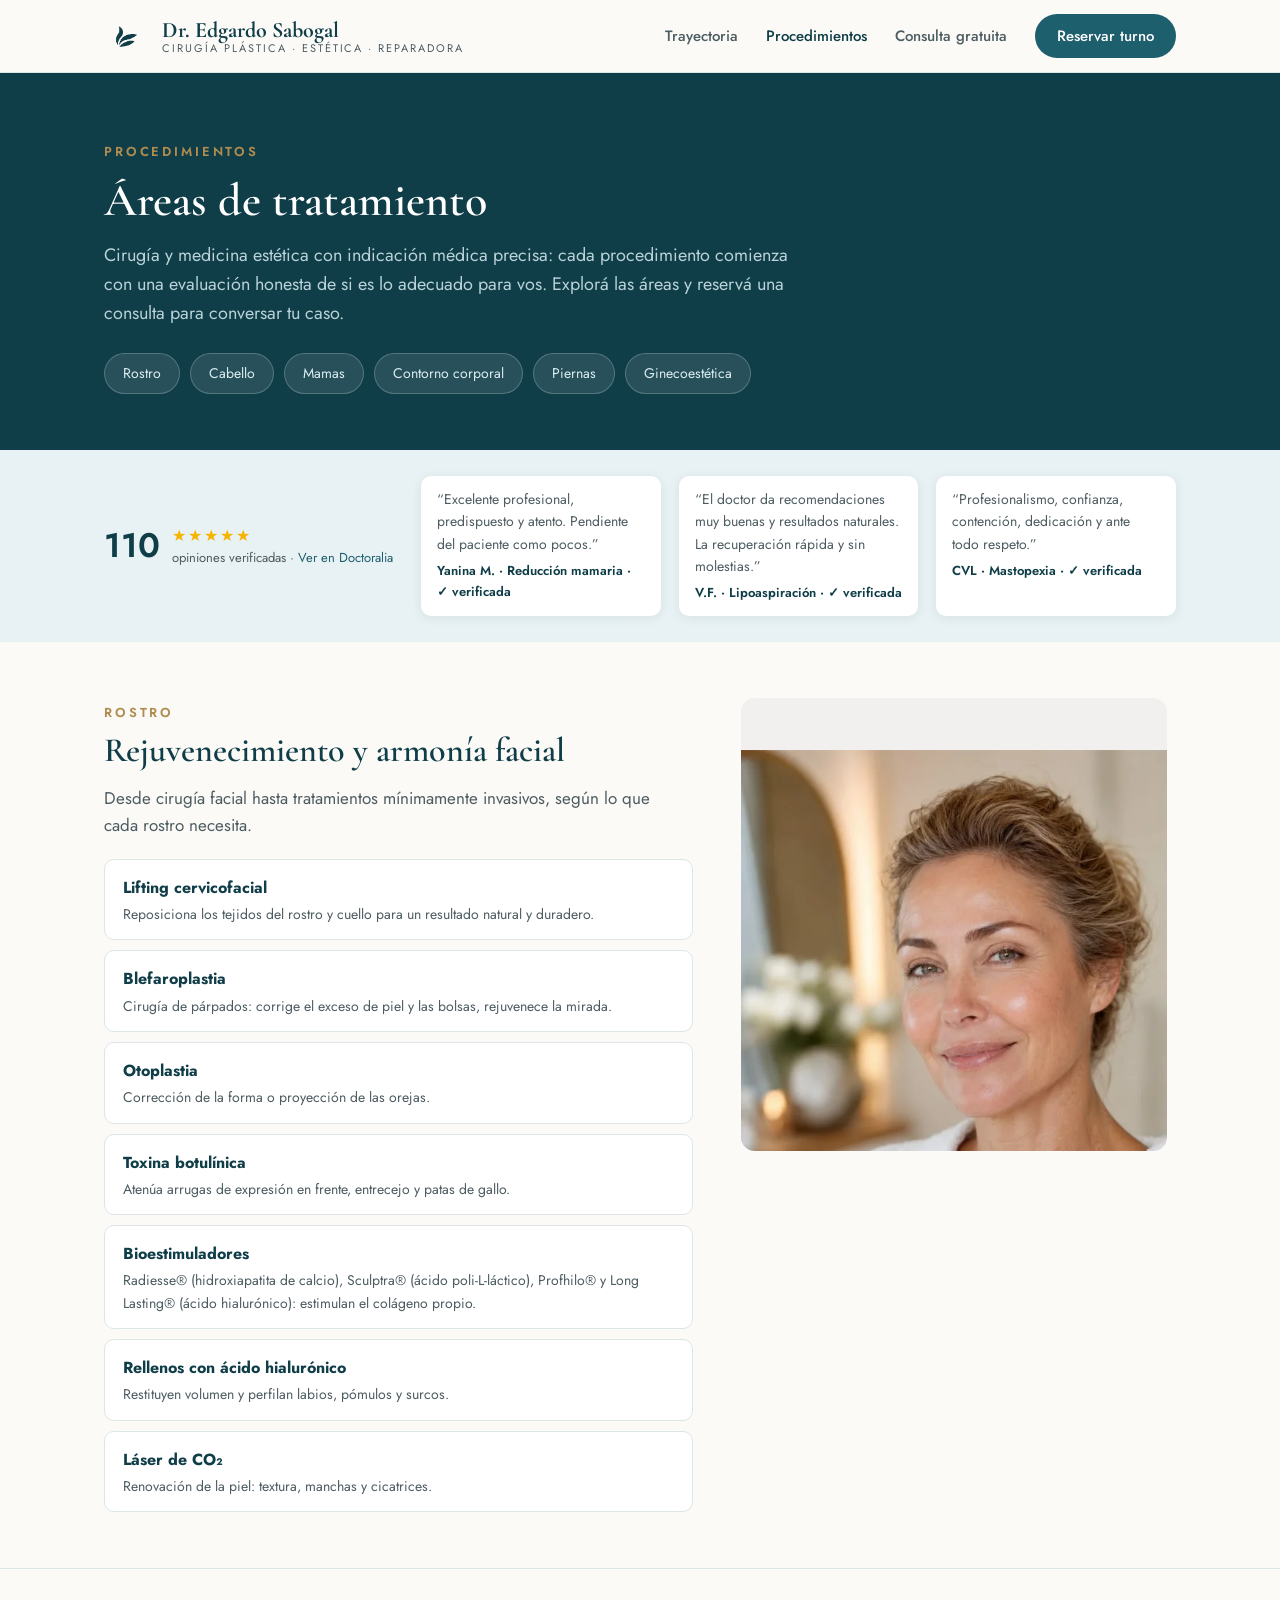
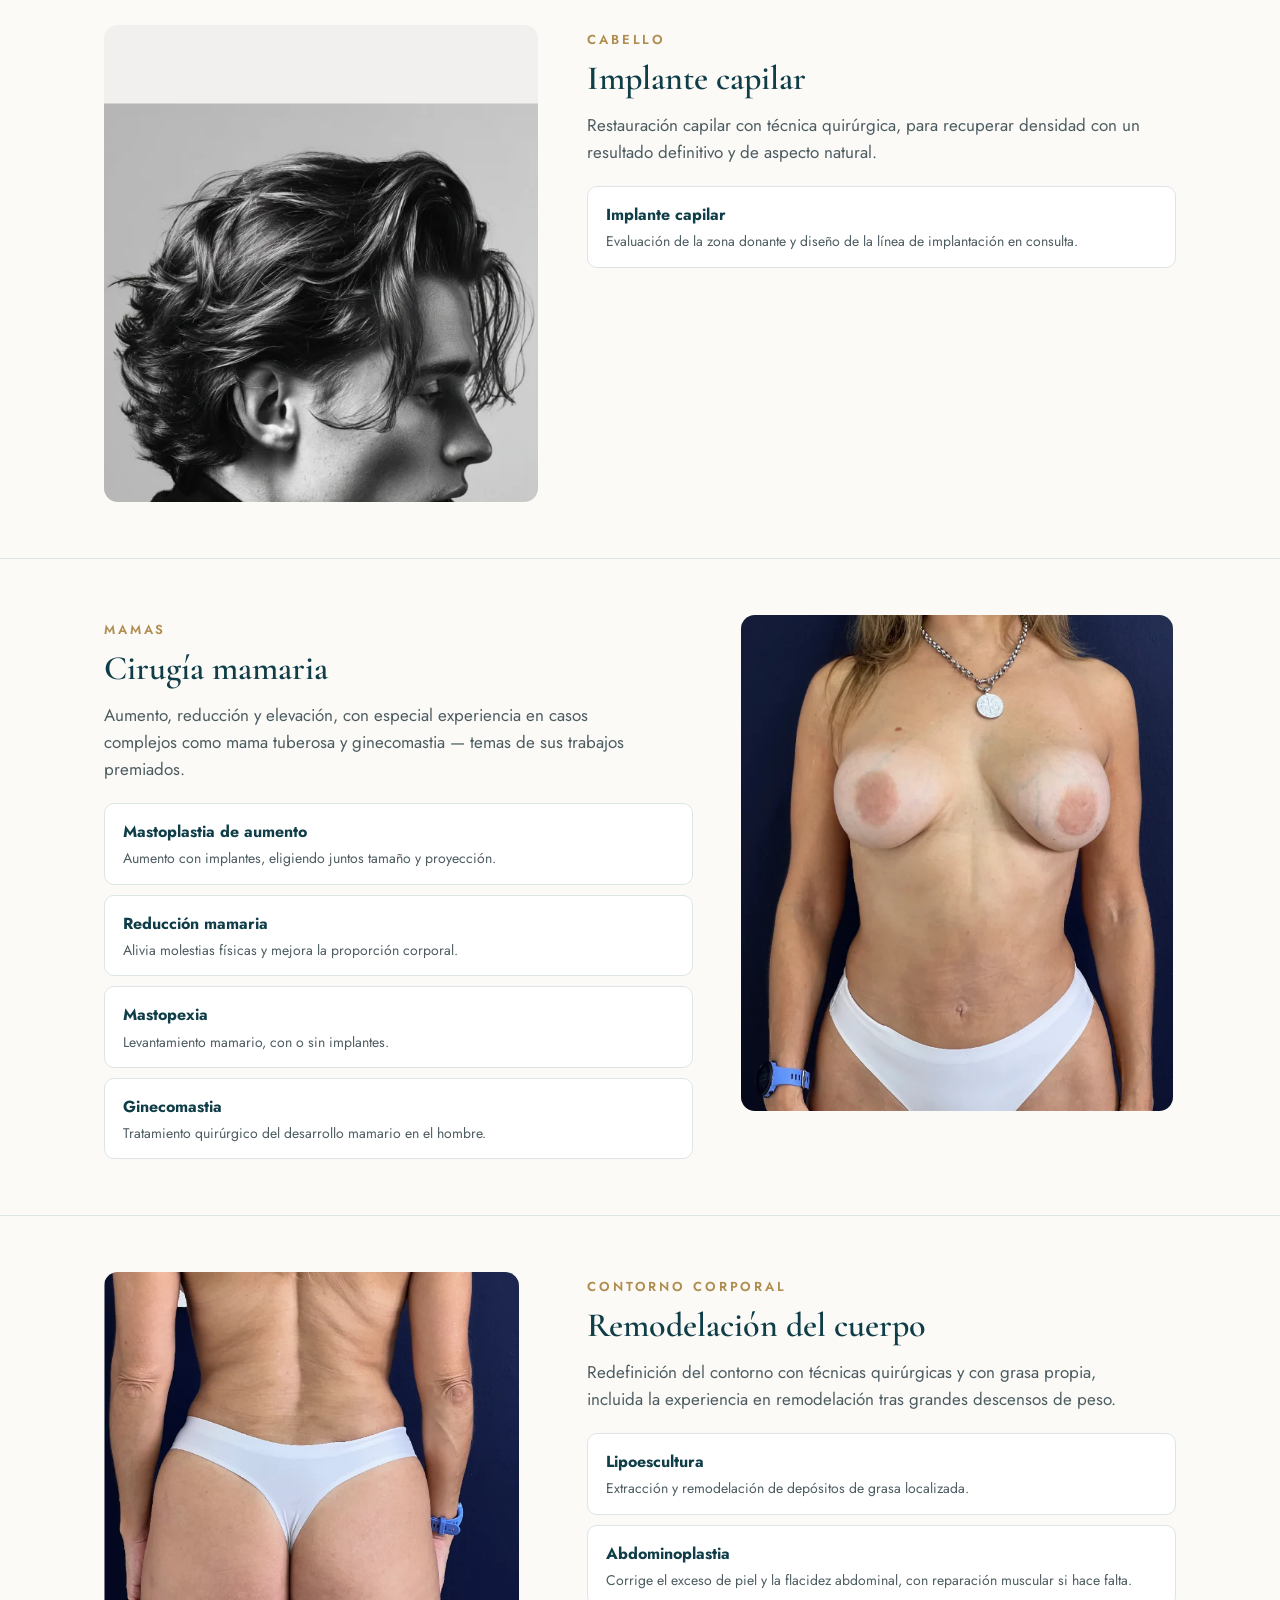
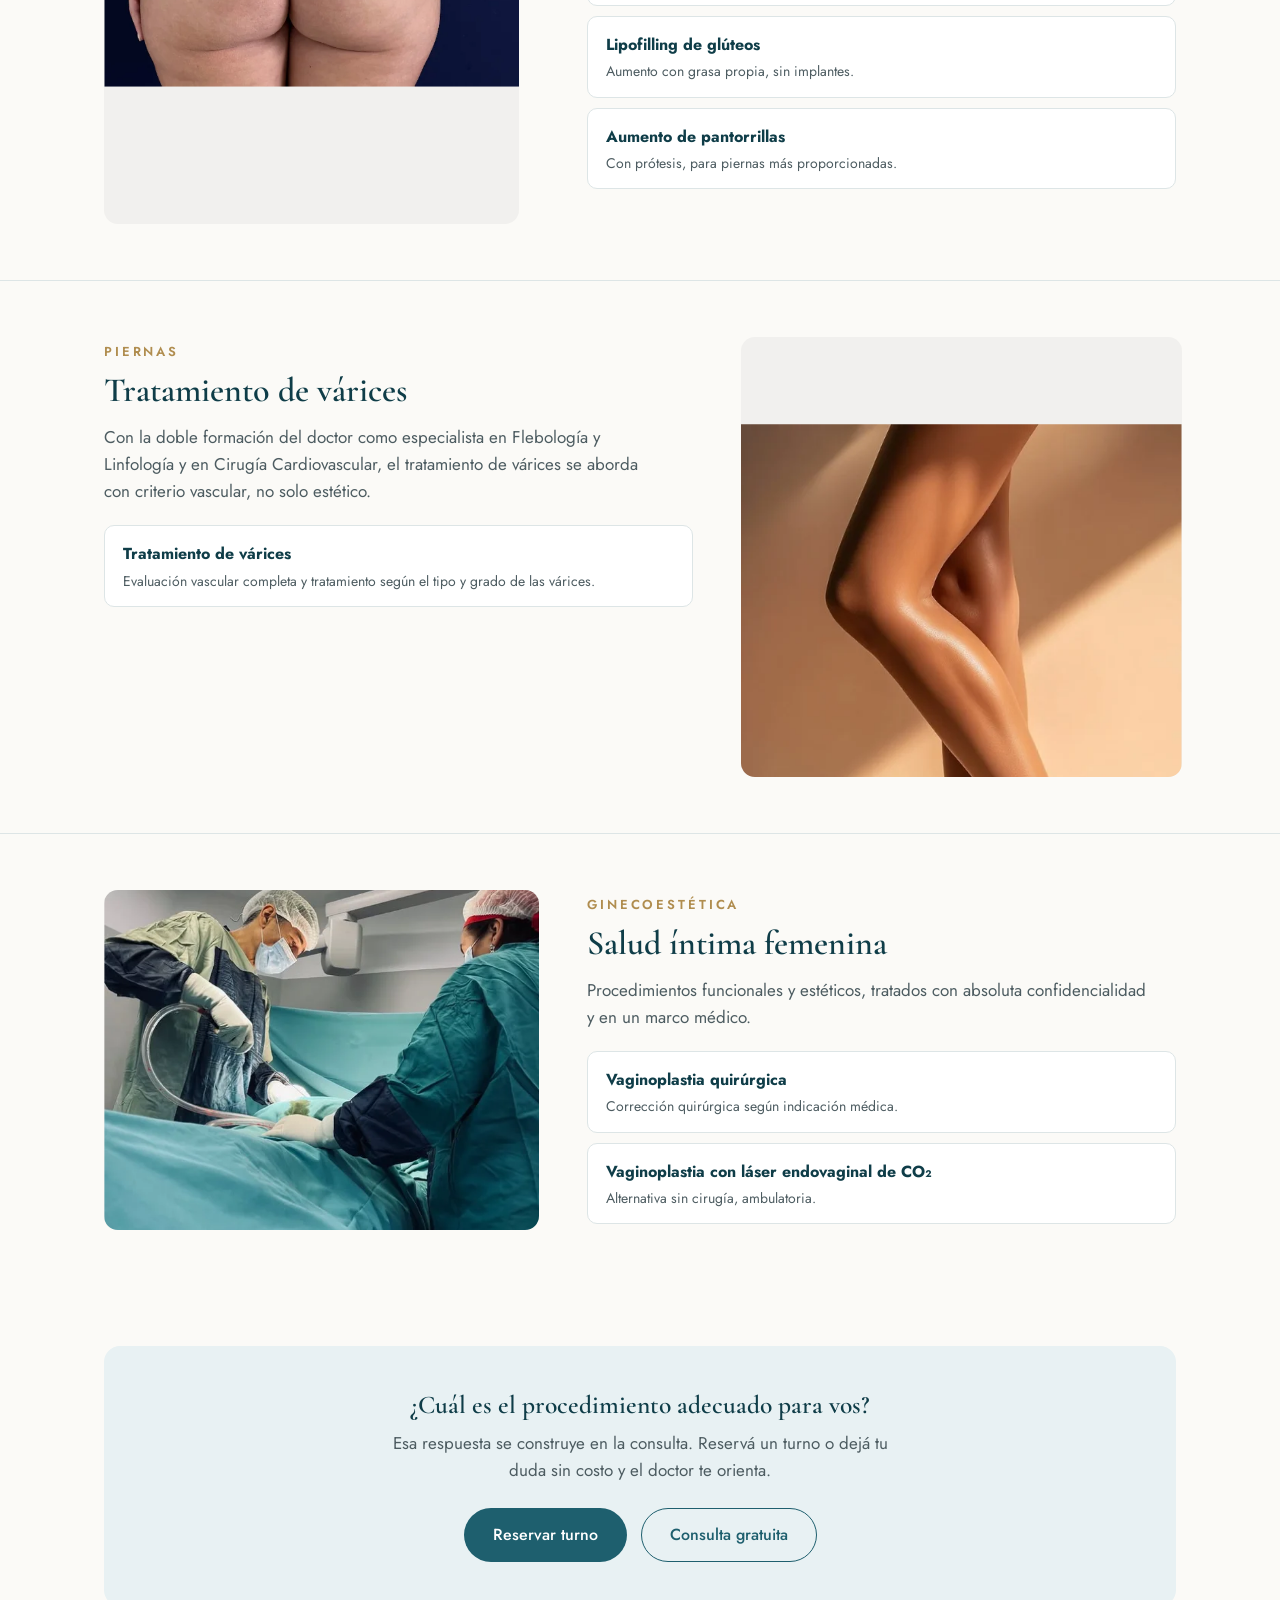
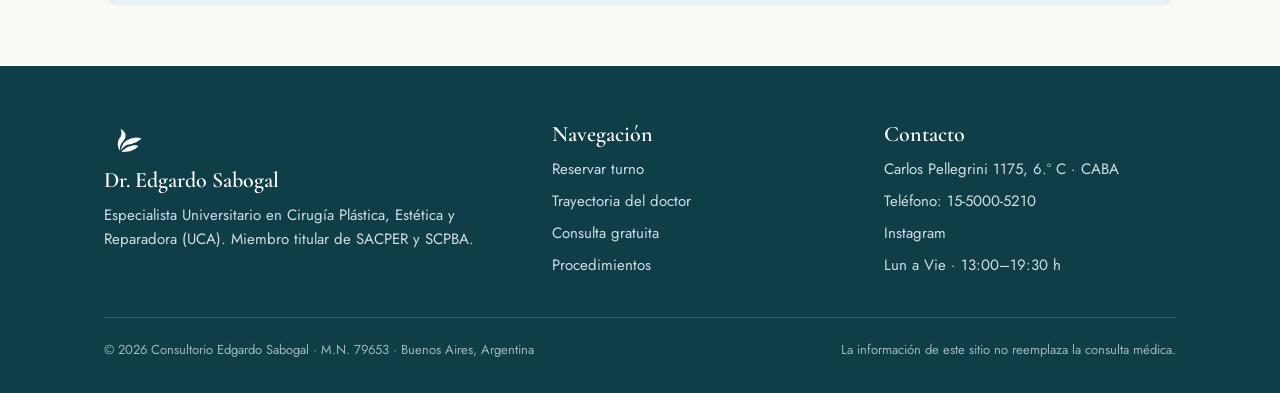
<file: procedimientos.html>
<!DOCTYPE html>
<html lang="es">
<head>
<meta charset="UTF-8">
<meta name="viewport" content="width=device-width, initial-scale=1.0">
<title>Procedimientos — Dr. Edgardo Sabogal</title>
<link rel="stylesheet" href="estilo.css">
<script src="image-slot.js"></script>
<style>
.proc-hero{background:var(--teal-dark);color:#dceef2;padding:64px 0 56px}
.proc-hero h1{color:#fff;font-size:46px;margin:10px 0 14px}
.proc-hero p{color:#b8d2d8;font-size:18px;max-width:64ch}
.proc-hero .idx{display:flex;flex-wrap:wrap;gap:10px;margin-top:26px}
.proc-hero .idx a{white-space:nowrap;background:rgba(255,255,255,.1);border:1px solid rgba(255,255,255,.22);color:#dceef2;padding:8px 18px;border-radius:999px;font-size:14px}
.proc-hero .idx a:hover{background:rgba(255,255,255,.2);color:#fff}
.area{padding:56px 0;border-bottom:1px solid var(--line)}
.area:last-of-type{border-bottom:none}
.proc-reviews{background:var(--teal-soft);padding:26px 0}
.proc-reviews .wrap{display:flex;align-items:center;gap:28px;flex-wrap:wrap;justify-content:space-between}
.proc-reviews .score{display:flex;align-items:center;gap:12px}
.proc-reviews .score b{font-size:34px;font-weight:600;color:var(--teal-dark);line-height:1}
.proc-reviews .score .stars{color:#f4b400;font-size:16px;letter-spacing:2px}
.proc-reviews .score span{display:block;font-size:13px;color:var(--ink-soft)}
.proc-reviews .quotes{display:flex;gap:18px;flex:1;min-width:280px}
.proc-reviews .q{background:#fff;border-radius:10px;padding:12px 16px;box-shadow:var(--shadow);font-size:14px;color:var(--ink-soft);flex:1}
.proc-reviews .q b{display:block;font-size:13px;color:var(--teal-dark);margin-top:6px;font-weight:600}
@media (max-width:900px){.proc-reviews .quotes{flex-direction:column}}
.area .wrap{display:grid;grid-template-columns:minmax(0,1.15fr) minmax(0,.85fr);gap:48px;align-items:start}
.area.flip .wrap{grid-template-columns:minmax(0,.85fr) minmax(0,1.15fr)}
.area.flip .txt{order:2}
.area h2{font-size:34px;margin:6px 0 14px}
.area .lead{color:var(--ink-soft);margin-bottom:20px;max-width:56ch}
.tx-list{display:grid;gap:10px}
.tx{background:#fff;border:1px solid var(--line);border-radius:10px;padding:14px 18px}
.tx b{color:var(--teal-dark);font-size:16px}
.tx span{display:block;font-size:14px;color:var(--ink-soft);margin-top:2px}
.area image-slot{width:100%;height:340px;min-width:0}
.area .ph-hint{font-size:13px;color:var(--ink-soft);margin-top:8px;font-style:italic}
.cta-band{background:var(--teal-soft);border-radius:16px;padding:44px;text-align:center;margin:60px auto}
.cta-band h2{margin-bottom:10px}
.cta-band p{color:var(--ink-soft);max-width:52ch;margin:0 auto 24px}
.cta-band .row{display:flex;gap:14px;justify-content:center;flex-wrap:wrap}
@media (max-width:860px){.area .wrap,.area.flip .wrap{grid-template-columns:1fr}.area.flip .txt{order:0}.proc-hero h1{font-size:36px}}
</style>
</head>
<body>
<header class="site-header">
<div class="wrap">
<a href="index.html" class="brand"><img src="logo-teal.png" alt="" class="brand-logo"><span class="name">Dr. Edgardo Sabogal</span><span class="sub">Cirugía Plástica · Estética · Reparadora</span></a>
<nav class="nav">
<a href="perfil.html">Trayectoria</a>
<a href="procedimientos.html" class="active">Procedimientos</a>
<a href="consulta.html">Consulta gratuita</a>
<a href="reserva.html" class="cta">Reservar turno</a>
</nav>
</div>
</header>
<section class="proc-hero">
<div class="wrap">
<span class="eyebrow">Procedimientos</span>
<h1>Áreas de tratamiento</h1>
<p>Cirugía y medicina estética con indicación médica precisa: cada procedimiento comienza con una evaluación honesta de si es lo adecuado para vos. Explorá las áreas y reservá una consulta para conversar tu caso.</p>
<div class="idx">
<a href="#rostro">Rostro</a><a href="#cabello">Cabello</a><a href="#mamas">Mamas</a><a href="#contorno">Contorno corporal</a><a href="#piernas">Piernas</a><a href="#ginecoestetica">Ginecoestética</a>
</div>
</div>
</section>
<section class="proc-reviews">
<div class="wrap">
<div class="score"><b>110</b><div><div class="stars">★★★★★</div><span>opiniones verificadas · <a href="https://www.doctoraliar.com/perfil/edgardo-paulo-sabogal-alessio" target="_blank" rel="noopener">Ver en Doctoralia</a></span></div></div>
<div class="quotes">
<div class="q">“Excelente profesional, predispuesto y atento. Pendiente del paciente como pocos.”<b>Yanina M. · Reducción mamaria · ✓ verificada</b></div>
<div class="q">“El doctor da recomendaciones muy buenas y resultados naturales. La recuperación rápida y sin molestias.”<b>V.F. · Lipoaspiración · ✓ verificada</b></div>
<div class="q">“Profesionalismo, confianza, contención, dedicación y ante todo respeto.”<b>CVL · Mastopexia · ✓ verificada</b></div>
</div>
</div>
</section>
<section class="area" id="rostro">
<div class="wrap">
<div class="txt">
<span class="eyebrow">Rostro</span>
<h2>Rejuvenecimiento y armonía facial</h2>
<p class="lead">Desde cirugía facial hasta tratamientos mínimamente invasivos, según lo que cada rostro necesita.</p>
<div class="tx-list">
<div class="tx"><b>Lifting cervicofacial</b><span>Reposiciona los tejidos del rostro y cuello para un resultado natural y duradero.</span></div>
<div class="tx"><b>Blefaroplastia</b><span>Cirugía de párpados: corrige el exceso de piel y las bolsas, rejuvenece la mirada.</span></div>
<div class="tx"><b>Otoplastia</b><span>Corrección de la forma o proyección de las orejas.</span></div>
<div class="tx"><b>Toxina botulínica</b><span>Atenúa arrugas de expresión en frente, entrecejo y patas de gallo.</span></div>
<div class="tx"><b>Bioestimuladores</b><span>Radiesse® (hidroxiapatita de calcio), Sculptra® (ácido poli-L-láctico), Profhilo® y Long Lasting® (ácido hialurónico): estimulan el colágeno propio.</span></div>
<div class="tx"><b>Rellenos con ácido hialurónico</b><span>Restituyen volumen y perfilan labios, pómulos y surcos.</span></div>
<div class="tx"><b>Láser de CO₂</b><span>Renovación de la piel: textura, manchas y cicatrices.</span></div>
</div>
</div>
<div>
<image-slot id="proc-rostro" shape="rounded" radius="14" placeholder="Foto: tratamiento facial" style="width: 426px; height: 453px"></image-slot>
</div>
</div>
</section>
<section class="area flip" id="cabello">
<div class="wrap">
<div class="txt">
<span class="eyebrow">Cabello</span>
<h2>Implante capilar</h2>
<p class="lead">Restauración capilar con técnica quirúrgica, para recuperar densidad con un resultado definitivo y de aspecto natural.</p>
<div class="tx-list">
<div class="tx"><b>Implante capilar</b><span>Evaluación de la zona donante y diseño de la línea de implantación en consulta.</span></div>
</div>
</div>
<div>
<image-slot id="proc-cabello" shape="rounded" radius="14" placeholder="Foto: implante capilar" style="width: 434px; height: 477px"></image-slot>
</div>
</div>
</section>
<section class="area" id="mamas">
<div class="wrap">
<div class="txt">
<span class="eyebrow">Mamas</span>
<h2>Cirugía mamaria</h2>
<p class="lead">Aumento, reducción y elevación, con especial experiencia en casos complejos como mama tuberosa y ginecomastia — temas de sus trabajos premiados.</p>
<div class="tx-list">
<div class="tx"><b>Mastoplastia de aumento</b><span>Aumento con implantes, eligiendo juntos tamaño y proyección.</span></div>
<div class="tx"><b>Reducción mamaria</b><span>Alivia molestias físicas y mejora la proporción corporal.</span></div>
<div class="tx"><b>Mastopexia</b><span>Levantamiento mamario, con o sin implantes.</span></div>
<div class="tx"><b>Ginecomastia</b><span>Tratamiento quirúrgico del desarrollo mamario en el hombre.</span></div>
</div>
</div>
<div>
<image-slot id="proc-mamas" shape="rounded" radius="14" placeholder="Foto: quirófano" style="width: 432px; height: 496px"></image-slot>
</div>
</div>
</section>
<section class="area flip" id="contorno">
<div class="wrap">
<div class="txt">
<span class="eyebrow">Contorno corporal</span>
<h2>Remodelación del cuerpo</h2>
<p class="lead">Redefinición del contorno con técnicas quirúrgicas y con grasa propia, incluida la experiencia en remodelación tras grandes descensos de peso.</p>
<div class="tx-list">
<div class="tx"><b>Lipoescultura</b><span>Extracción y remodelación de depósitos de grasa localizada.</span></div>
<div class="tx"><b>Abdominoplastia</b><span>Corrige el exceso de piel y la flacidez abdominal, con reparación muscular si hace falta.</span></div>
<div class="tx"><b>Lipofilling de glúteos</b><span>Aumento con grasa propia, sin implantes.</span></div>
<div class="tx"><b>Aumento de pantorrillas</b><span>Con prótesis, para piernas más proporcionadas.</span></div>
</div>
</div>
<div>
<image-slot id="proc-contorno" shape="rounded" radius="14" placeholder="Foto: marcación corporal" style="width: 415px; height: 552px"></image-slot>
</div>
</div>
</section>
<section class="area" id="piernas">
<div class="wrap">
<div class="txt">
<span class="eyebrow">Piernas</span>
<h2>Tratamiento de várices</h2>
<p class="lead">Con la doble formación del doctor como especialista en Flebología y Linfología y en Cirugía Cardiovascular, el tratamiento de várices se aborda con criterio vascular, no solo estético.</p>
<div class="tx-list">
<div class="tx"><b>Tratamiento de várices</b><span>Evaluación vascular completa y tratamiento según el tipo y grado de las várices.</span></div>
</div>
</div>
<div>
<image-slot id="proc-piernas" shape="rounded" radius="14" placeholder="Foto: evaluación vascular" style="width: 441px; height: 440px"></image-slot>
</div>
</div>
</section>
<section class="area flip" id="ginecoestetica">
<div class="wrap">
<div class="txt">
<span class="eyebrow">Ginecoestética</span>
<h2>Salud íntima femenina</h2>
<p class="lead">Procedimientos funcionales y estéticos, tratados con absoluta confidencialidad y en un marco médico.</p>
<div class="tx-list">
<div class="tx"><b>Vaginoplastia quirúrgica</b><span>Corrección quirúrgica según indicación médica.</span></div>
<div class="tx"><b>Vaginoplastia con láser endovaginal de CO₂</b><span>Alternativa sin cirugía, ambulatoria.</span></div>
</div>
</div>
<div>
<image-slot id="proc-gineco" shape="rounded" radius="14" placeholder="Foto: consultorio / equipo láser"></image-slot>
</div>
</div>
</section>
<div class="wrap"><div class="cta-band">
<h2>¿Cuál es el procedimiento adecuado para vos?</h2>
<p>Esa respuesta se construye en la consulta. Reservá un turno o dejá tu duda sin costo y el doctor te orienta.</p>
<div class="row"><a href="reserva.html" class="btn btn-primary">Reservar turno</a><a href="consulta.html" class="btn btn-outline">Consulta gratuita</a></div>
</div></div>
<footer class="site-footer" style="margin-top:0">
<div class="wrap">
<div class="foot-grid">
<div><img src="logo-white.png" alt="" class="foot-logo"><h3>Dr. Edgardo Sabogal</h3><p>Especialista Universitario en Cirugía Plástica, Estética y Reparadora (UCA). Miembro titular de SACPER y SCPBA.</p></div>
<div><h3>Navegación</h3><ul><li><a href="reserva.html">Reservar turno</a></li><li><a href="perfil.html">Trayectoria del doctor</a></li><li><a href="consulta.html">Consulta gratuita</a></li><li><a href="procedimientos.html">Procedimientos</a></li></ul></div>
<div><h3>Contacto</h3><ul><li>Carlos Pellegrini 1175, 6.º C · CABA</li><li>Teléfono: 15-5000-5210</li><li><a href="https://www.instagram.com/dredgardosabogal" target="_blank" rel="noopener">Instagram</a></li><li>Lun a Vie · 13:00–19:30 h</li></ul></div>
</div>
<div class="foot-note"><span>© 2026 Consultorio Edgardo Sabogal · M.N. 79653 · Buenos Aires, Argentina</span><span>La información de este sitio no reemplaza la consulta médica.</span></div>
</div>
</footer>
</body>
</html>
</file>
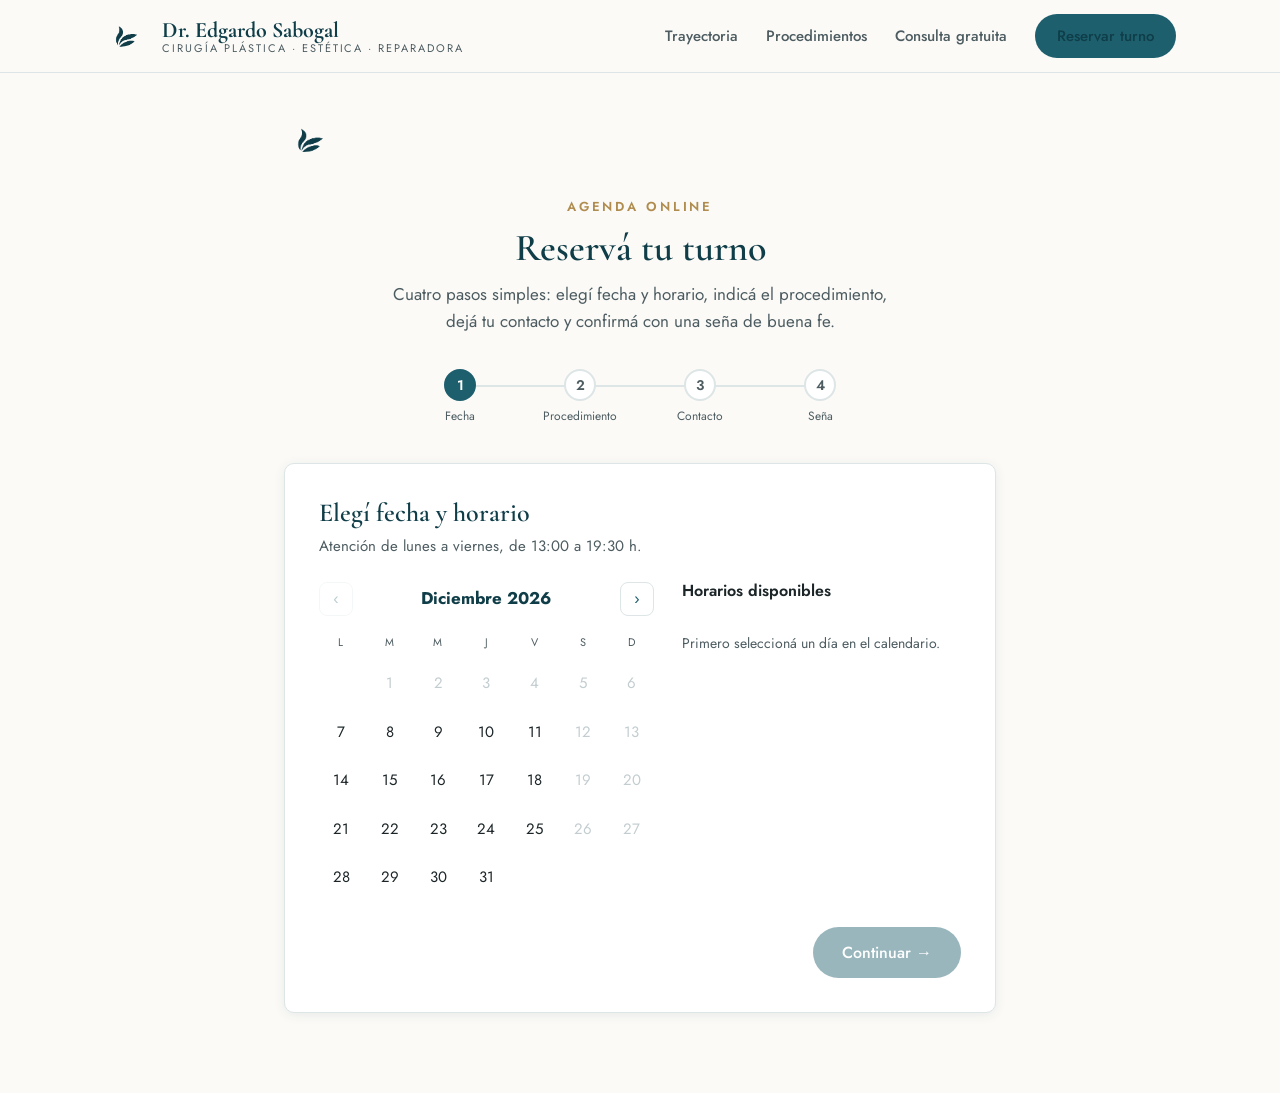
<file: reserva.html>
<!DOCTYPE html>
<html lang="es">
<head>
<meta charset="UTF-8">
<meta name="viewport" content="width=device-width, initial-scale=1.0">
<title>Reservar turno — Dr. Edgardo Sabogal</title>
<link rel="stylesheet" href="estilo.css">
<style>
.wizard-wrap{max-width:760px;margin:0 auto;padding:48px 24px 80px}
.wizard-head{text-align:center;margin-bottom:34px}
.wizard-head h1{font-size:38px;margin:8px 0 10px}
.wizard-head p{color:var(--ink-soft);max-width:52ch;margin:0 auto}
.steps{display:flex;justify-content:center;gap:0;margin-bottom:36px}
.step-dot{display:flex;flex-direction:column;align-items:center;gap:6px;width:120px;position:relative}
.step-dot::before{content:"";position:absolute;top:16px;left:-50%;width:100%;height:2px;background:var(--line);z-index:0}
.step-dot:first-child::before{display:none}
.step-dot .c{width:32px;height:32px;border-radius:50%;background:#fff;border:2px solid var(--line);color:var(--ink-soft);display:flex;align-items:center;justify-content:center;font-size:14px;font-weight:600;position:relative;z-index:1;transition:all .2s}
.step-dot span{font-size:12px;color:var(--ink-soft)}
.step-dot.active .c{border-color:var(--teal);background:var(--teal);color:#fff}
.step-dot.done .c{border-color:var(--teal);background:var(--teal-soft);color:var(--teal)}
.step-dot.done::before,.step-dot.active::before{background:var(--teal)}
.panel{padding:34px}
.panel h2{font-size:26px;margin-bottom:6px}
.panel .sub{font-size:15px;color:var(--ink-soft);margin-bottom:24px}
.wizard-nav{display:flex;justify-content:space-between;margin-top:28px;gap:12px}
/* Calendar */
.cal-grid{display:grid;grid-template-columns:1.2fr 1fr;gap:28px}
.cal-head{display:flex;align-items:center;justify-content:space-between;margin-bottom:12px}
.cal-head b{font-size:17px;color:var(--teal-dark);text-transform:capitalize}
.cal-head button{background:none;border:1px solid var(--line);border-radius:8px;width:34px;height:34px;cursor:pointer;font-size:16px;color:var(--teal);transition:all .15s}
.cal-head button:hover:not(:disabled){border-color:var(--teal);background:var(--teal-soft)}
.cal-head button:disabled{opacity:.3;cursor:default}
.cal{display:grid;grid-template-columns:repeat(7,1fr);gap:4px}
.cal .dow{font-size:11px;text-transform:uppercase;letter-spacing:.08em;color:var(--ink-soft);text-align:center;padding:6px 0}
.cal .day{aspect-ratio:1;border:1px solid transparent;border-radius:8px;background:none;font-family:'Jost';font-size:15px;color:var(--ink);cursor:pointer;transition:all .12s}
.cal .day:hover:not(:disabled){background:var(--teal-soft)}
.cal .day:disabled{color:#c3cdd0;cursor:default}
.cal .day.sel{background:var(--teal);color:#fff;font-weight:600}
.slots h3{font-size:16px;font-family:'Jost';font-weight:600;color:var(--ink);margin-bottom:12px}
.slot-grid{display:grid;grid-template-columns:repeat(3,1fr);gap:8px;max-height:300px;overflow:auto;padding-right:4px}
.slot{padding:10px 4px;border:1px solid var(--line);border-radius:8px;background:#fff;font-family:'Jost';font-size:14px;cursor:pointer;transition:all .12s;color:var(--ink)}
.slot:hover{border-color:var(--teal)}
.slot.sel{background:var(--teal);border-color:var(--teal);color:#fff;font-weight:600}
.slots .empty{font-size:14px;color:var(--ink-soft);padding:20px 0}
/* Procedures */
.proc-list{display:grid;gap:10px}
.proc-cat{border:1px solid var(--line);border-radius:10px;overflow:hidden;background:#fff}
.proc-cat summary{padding:14px 18px;font-weight:600;cursor:pointer;list-style:none;display:flex;justify-content:space-between;align-items:center;color:var(--teal-dark)}
.proc-cat summary::after{content:"+";font-size:20px;color:var(--gold)}
.proc-cat[open] summary::after{content:"–"}
.proc-cat .opts{display:grid;padding:4px 10px 12px}
.proc-opt{display:flex;align-items:center;gap:10px;padding:9px 10px;border-radius:8px;cursor:pointer;font-size:15px;margin:0;font-weight:400}
.proc-opt:hover{background:var(--teal-soft)}
.proc-opt input{width:auto;accent-color:var(--teal)}
.proc-opt.sel{background:var(--teal-soft);font-weight:600;color:var(--teal-dark)}
/* Payment */
.deposit-box{background:var(--gold-soft);border:1px solid #e4d5b4;border-radius:10px;padding:16px 20px;margin-bottom:22px;display:flex;justify-content:space-between;align-items:center;gap:14px;flex-wrap:wrap}
.deposit-box b{font-size:22px;font-family:'Cormorant Garamond',serif;color:var(--teal-dark)}
.deposit-box span{font-size:14px;color:var(--ink-soft)}
.pay-methods{display:grid;grid-template-columns:1fr 1fr;gap:12px;margin-bottom:22px}
.pay-method{border:1.5px solid var(--line);border-radius:10px;padding:16px;display:flex;align-items:center;gap:12px;cursor:pointer;background:#fff;transition:all .15s;font-weight:400}
.pay-method:hover{border-color:var(--teal)}
.pay-method.sel{border-color:var(--teal);background:var(--teal-soft)}
.pay-method input{width:auto;accent-color:var(--teal)}
.pay-method b{font-size:16px;display:block}
.pay-method span{font-size:13px;color:var(--ink-soft)}
.card-fields{display:grid;grid-template-columns:1fr 1fr;gap:0 14px}
.card-fields .full{grid-column:1/-1}
.mp-note{background:#fff;border:1px dashed var(--line);border-radius:10px;padding:18px;font-size:15px;color:var(--ink-soft)}
.summary{background:#fff;border:1px solid var(--line);border-radius:10px;padding:18px 20px;margin-bottom:22px;display:grid;gap:8px}
.summary .row{display:flex;justify-content:space-between;gap:14px;font-size:15px}
.summary .row span:first-child{color:var(--ink-soft)}
.summary .row b{text-align:right}
/* Success */
.success{text-align:center;padding:50px 34px}
.success .check{width:74px;height:74px;border-radius:50%;background:var(--ok);color:#fff;font-size:36px;display:flex;align-items:center;justify-content:center;margin:0 auto 22px}
.success h2{font-size:32px;margin-bottom:10px}
.success p{color:var(--ink-soft);max-width:48ch;margin:0 auto 8px}
.hidden{display:none}
@media (max-width:700px){.cal-grid{grid-template-columns:1fr}.pay-methods{grid-template-columns:1fr}.steps{transform:scale(.85)}}
</style>
</head>
<body>
<header class="site-header">
<div class="wrap">
<a href="index.html" class="brand"><img src="logo-teal.png" alt="" class="brand-logo"><span class="name">Dr. Edgardo Sabogal</span><span class="sub">Cirugía Plástica · Estética · Reparadora</span></a>
<nav class="nav">
<a href="perfil.html">Trayectoria</a>
<a href="procedimientos.html">Procedimientos</a>
<a href="consulta.html">Consulta gratuita</a>
<a href="reserva.html" class="cta active">Reservar turno</a>
</nav>
</div>
</header>
<div class="wizard-wrap">
<div class="wizard-head">
<img src="logo-teal.png" alt="" style="width:54px;height:38px;object-fit:contain;margin-bottom:6px"><br><span class="eyebrow">Agenda online</span>
<h1>Reservá tu turno</h1>
<p>Cuatro pasos simples: elegí fecha y horario, indicá el procedimiento, dejá tu contacto y confirmá con una seña de buena fe.</p>
</div>
<div class="steps" id="steps">
<div class="step-dot" data-s="1"><span class="c">1</span><span>Fecha</span></div>
<div class="step-dot" data-s="2"><span class="c">2</span><span>Procedimiento</span></div>
<div class="step-dot" data-s="3"><span class="c">3</span><span>Contacto</span></div>
<div class="step-dot" data-s="4"><span class="c">4</span><span>Seña</span></div>
</div>
<div class="card panel" id="panel">
<section id="step1">
<h2>Elegí fecha y horario</h2>
<p class="sub">Atención de lunes a viernes, de 13:00 a 19:30 h.</p>
<div class="cal-grid">
<div>
<div class="cal-head"><button id="prevM" aria-label="Mes anterior">‹</button><b id="calTitle"></b><button id="nextM" aria-label="Mes siguiente">›</button></div>
<div class="cal" id="cal"></div>
</div>
<div class="slots"><h3 id="slotTitle">Horarios disponibles</h3><div class="slot-grid" id="slotGrid"></div><p class="empty" id="slotEmpty">Primero seleccioná un día en el calendario.</p></div>
</div>
</section>
<section id="step2" class="hidden">
<h2>¿Qué procedimiento te interesa?</h2>
<p class="sub">Elegí una opción. Si no estás seguro, seleccioná “Consulta general”.</p>
<div class="proc-list" id="procList"></div>
</section>
<section id="step3" class="hidden">
<h2>Tus datos de contacto</h2>
<p class="sub">Usamos estos datos únicamente para confirmar y recordarte el turno.</p>
<div class="field"><label for="fName">Nombre y apellido</label><input id="fName" type="text" autocomplete="name" placeholder="Ej.: Ana Pérez"><p class="error-msg">Ingresá tu nombre.</p></div>
<div class="field"><label for="fPhone">Teléfono / WhatsApp</label><input id="fPhone" type="tel" autocomplete="tel" placeholder="Ej.: 11 5555-5555"><p class="error-msg">Ingresá un teléfono válido.</p></div>
<div class="field"><label for="fMail">Email <span style="font-weight:400;color:var(--ink-soft)">(opcional si dejás teléfono)</span></label><input id="fMail" type="email" autocomplete="email" placeholder="tu@email.com"><p class="error-msg">El email no parece válido.</p></div>
</section>
<section id="step4" class="hidden">
<h2>Seña de buena fe</h2>
<p class="sub">Para confirmar el turno se abona una seña que se descuenta del valor de la primera consulta ($ 50.000). Pacientes de OSDE 410, Swiss Medical y Medicus: tu plan puede cubrir la consulta sin cargo — indicalo en tu consulta gratuita.</p>
<div class="summary" id="summary"></div>
<div class="deposit-box"><div><b>$ 30.000 ARS</b><br><span>Seña de buena fe · se descuenta de la consulta</span></div><span>Reembolsable cancelando con 48 h de anticipación</span></div>
<div class="pay-methods">
<label class="pay-method" data-pm="mp"><input type="radio" name="pm" value="mp"><div><b>Mercado Pago</b><span>Dinero en cuenta, débito o crédito</span></div></label>
<label class="pay-method" data-pm="card"><input type="radio" name="pm" value="card"><div><b>Tarjeta de crédito / débito</b><span>Visa, Mastercard, Amex</span></div></label>
</div>
<div id="cardForm" class="hidden">
<div class="card-fields">
<div class="field full"><label for="ccName">Nombre en la tarjeta</label><input id="ccName" type="text" autocomplete="cc-name" placeholder="Como figura en la tarjeta"><p class="error-msg">Ingresá el nombre.</p></div>
<div class="field full"><label for="ccNum">Número de tarjeta</label><input id="ccNum" type="text" inputmode="numeric" autocomplete="cc-number" placeholder="0000 0000 0000 0000" maxlength="19"><p class="error-msg">Ingresá los 16 dígitos.</p></div>
<div class="field"><label for="ccExp">Vencimiento</label><input id="ccExp" type="text" inputmode="numeric" autocomplete="cc-exp" placeholder="MM/AA" maxlength="5"><p class="error-msg">Formato MM/AA.</p></div>
<div class="field"><label for="ccCvv">Código de seguridad</label><input id="ccCvv" type="text" inputmode="numeric" autocomplete="cc-csc" placeholder="123" maxlength="4"><p class="error-msg">3 o 4 dígitos.</p></div>
</div>
</div>
<div id="mpNote" class="mp-note hidden">Al confirmar, vas a ser redirigido a <b>Mercado Pago</b> para completar el pago de forma segura desde tu cuenta.</div>
</section>
<section id="stepOk" class="hidden success">
<div class="check">✓</div>
<h2>¡Turno confirmado!</h2>
<p id="okDetail"></p>
<p>Te enviamos la confirmación con los datos del consultorio. Si necesitás reprogramar, respondé el mensaje de confirmación con 48 h de anticipación.</p>
<div class="wizard-nav" style="justify-content:center"><a href="index.html" class="btn btn-outline">Volver al inicio</a><a href="consulta.html" class="btn btn-primary">¿Dudas? Consulta gratuita</a></div>
</section>
<div class="wizard-nav" id="navBtns">
<button class="btn btn-ghost" id="btnBack">← Atrás</button>
<button class="btn btn-primary" id="btnNext" disabled>Continuar →</button>
</div>
</div>
</div>
<script src="reserva.js"></script>
</body>
</html>
</file>
<file: estilo.css>
@import url('https://fonts.googleapis.com/css2?family=Cormorant+Garamond:ital,wght@0,400;0,500;0,600;0,700;1,400&family=Jost:ital,wght@0,300;0,400;0,500;0,600;1,400&display=swap');
:root{--teal:#1e5f6e;--teal-dark:#0f3d48;--teal-soft:#e8f1f3;--ink:#1c2528;--ink-soft:#4d5c61;--paper:#fbfaf7;--white:#ffffff;--line:#dde5e6;--gold:#b08d4f;--gold-soft:#f4ecdd;--ok:#2e7d5b;--err:#b3462e;--radius:10px;--shadow:0 2px 12px rgba(15,61,72,.08);--shadow-lg:0 12px 40px rgba(15,61,72,.14)}
*{margin:0;padding:0;box-sizing:border-box}
html{scroll-behavior:smooth}
body{font-family:'Jost',sans-serif;background:var(--paper);color:var(--ink);font-size:17px;line-height:1.6;-webkit-font-smoothing:antialiased}
h1,h2,h3,.serif{font-family:'Cormorant Garamond',serif;font-weight:600;line-height:1.15;color:var(--teal-dark)}
a{color:var(--teal);text-decoration:none;transition:color .15s}
a:hover{color:var(--teal-dark)}
img{max-width:100%;display:block}
.wrap{max-width:1120px;margin:0 auto;padding:0 24px}
.eyebrow{font-size:13px;letter-spacing:.22em;text-transform:uppercase;color:var(--gold);font-weight:600}
/* Header */
.site-header{position:sticky;top:0;z-index:50;background:rgba(251,250,247,.92);backdrop-filter:blur(10px);border-bottom:1px solid var(--line)}
.site-header .wrap{display:flex;align-items:center;justify-content:space-between;height:72px;gap:24px}
.brand{display:grid;grid-template-columns:auto 1fr;grid-template-rows:auto auto;column-gap:12px;align-items:center;line-height:1.1}
.brand-logo{grid-row:1/3;width:46px;height:34px;object-fit:contain}
.brand .name{font-family:'Cormorant Garamond',serif;font-size:22px;font-weight:700;color:var(--teal-dark)}
.brand .sub{font-size:11px;letter-spacing:.18em;text-transform:uppercase;color:var(--ink-soft)}
.nav{display:flex;align-items:center;gap:28px}
.nav a{font-size:15px;font-weight:500;color:var(--ink-soft)}
.nav a:hover,.nav a.active{color:var(--teal-dark)}
.nav .cta{background:var(--teal);color:#fff;padding:10px 22px;border-radius:999px;font-weight:500}
.nav .cta:hover{background:var(--teal-dark);color:#fff}
/* Buttons */
.btn{display:inline-flex;align-items:center;justify-content:center;gap:8px;font-family:'Jost',sans-serif;font-size:16px;font-weight:500;padding:13px 28px;border-radius:999px;border:1px solid transparent;cursor:pointer;transition:all .18s;text-align:center}
.btn-primary{background:var(--teal);color:#fff}
.btn-primary:hover{background:var(--teal-dark);color:#fff;transform:translateY(-1px);box-shadow:var(--shadow-lg)}
.btn-outline{background:transparent;border-color:var(--teal);color:var(--teal)}
.btn-outline:hover{background:var(--teal-soft);color:var(--teal-dark)}
.btn-ghost{background:transparent;color:var(--ink-soft);border-color:var(--line)}
.btn-ghost:hover{border-color:var(--teal);color:var(--teal)}
.btn:disabled{opacity:.45;cursor:not-allowed;transform:none;box-shadow:none}
/* Cards & forms */
.card{background:var(--white);border:1px solid var(--line);border-radius:var(--radius);box-shadow:var(--shadow)}
label{display:block;font-size:14px;font-weight:600;color:var(--ink);margin-bottom:6px}
input,select,textarea{width:100%;font-family:'Jost',sans-serif;font-size:16px;padding:12px 14px;border:1px solid var(--line);border-radius:8px;background:#fff;color:var(--ink);transition:border-color .15s,box-shadow .15s}
input:focus,select:focus,textarea:focus{outline:none;border-color:var(--teal);box-shadow:0 0 0 3px rgba(30,95,110,.12)}
.hint{font-size:13px;color:var(--ink-soft);margin-top:5px}
.field{margin-bottom:18px}
.error-msg{color:var(--err);font-size:13px;margin-top:5px;display:none}
.field.invalid input,.field.invalid select,.field.invalid textarea{border-color:var(--err)}
.field.invalid .error-msg{display:block}
/* Footer */
.site-footer{background:var(--teal-dark);color:#cfdfe3;margin-top:90px;padding:56px 0 32px}
.site-footer h3{color:#fff;font-size:22px;margin-bottom:10px}
.foot-logo{width:52px;height:36px;object-fit:contain;margin-bottom:10px}
.site-footer a{color:#cfdfe3}
.site-footer a:hover{color:#fff}
.foot-grid{display:grid;grid-template-columns:1.4fr 1fr 1fr;gap:40px;margin-bottom:40px}
.foot-grid p,.foot-grid li{font-size:15px}
.foot-grid ul{list-style:none;display:grid;gap:8px}
.foot-note{border-top:1px solid rgba(255,255,255,.15);padding-top:22px;font-size:13px;color:#9db8be;display:flex;justify-content:space-between;flex-wrap:wrap;gap:10px}
.logos-strip{background:#fff;border-radius:8px;padding:8px 14px;width:max-content}
.logos-strip img{height:74px}
/* WhatsApp float */
.wa-float{position:fixed;right:22px;bottom:22px;z-index:60;width:58px;height:58px;border-radius:50%;background:#25d366;display:flex;align-items:center;justify-content:center;box-shadow:0 6px 20px rgba(0,0,0,.25);transition:transform .15s}
.wa-float:hover{transform:scale(1.08)}
.wa-float svg{width:30px;height:30px;fill:#fff}
/* Reveal */
@media (prefers-reduced-motion:no-preference){.reveal{opacity:0;transform:translateY(14px);animation:rise .6s ease forwards}@keyframes rise{to{opacity:1;transform:none}}}
@media (max-width:860px){.nav a:not(.cta){display:none}.foot-grid{grid-template-columns:1fr}}
</file>
